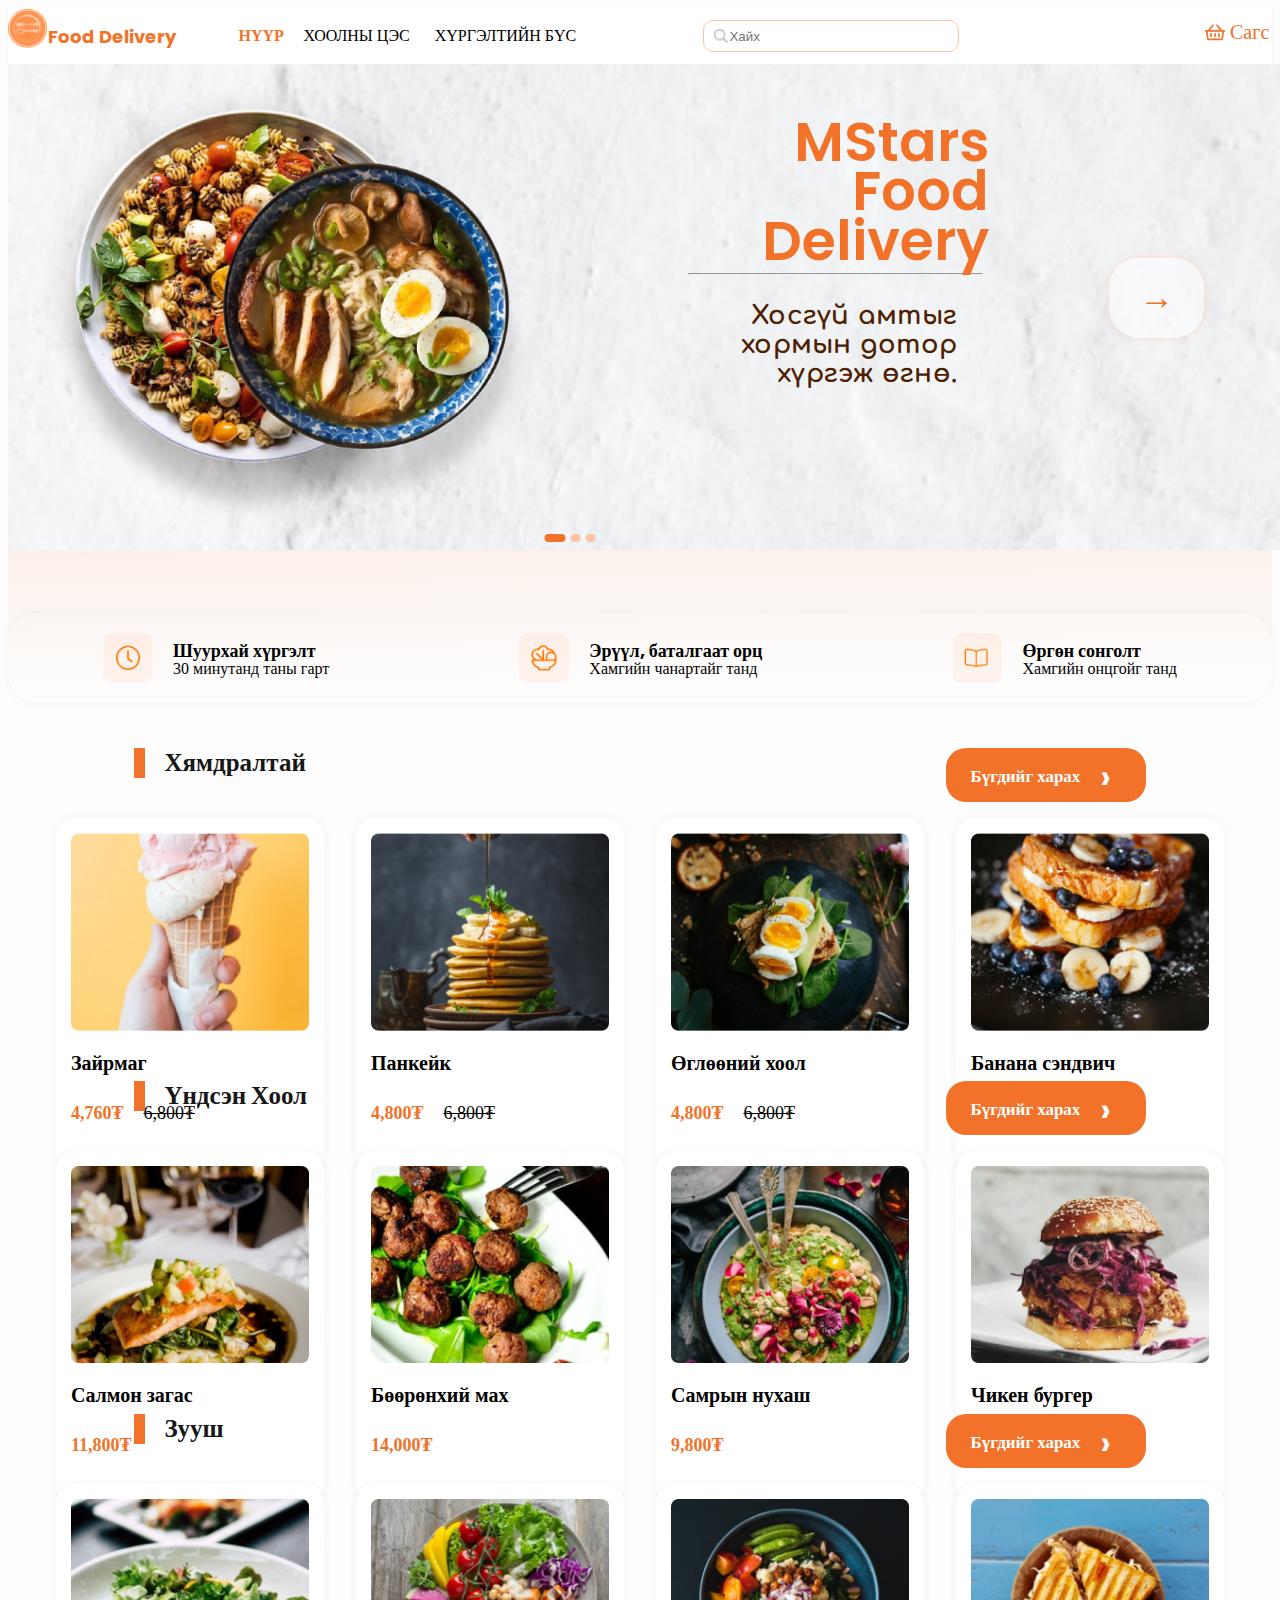
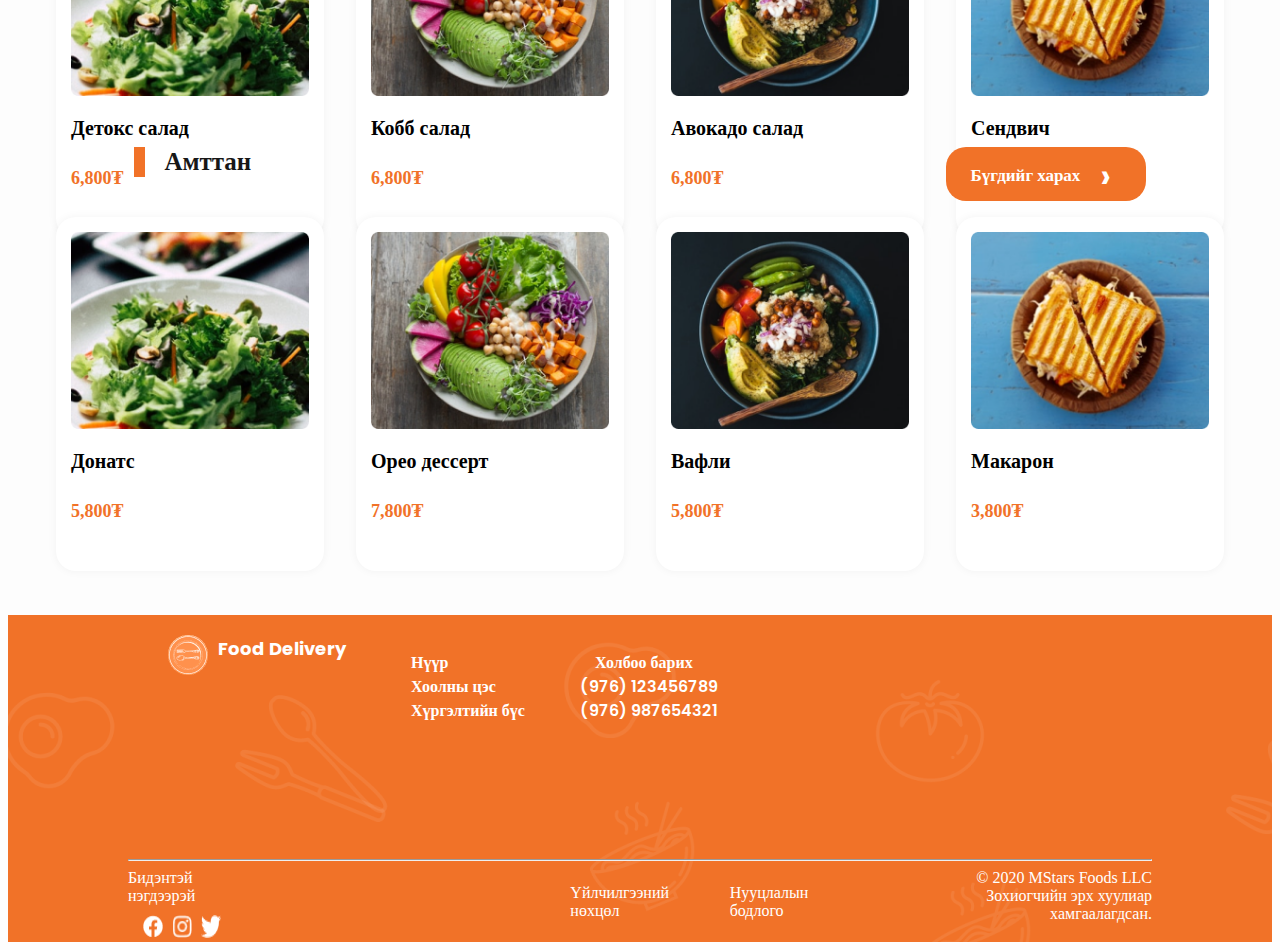
<file: index.html>
<!DOCTYPE html>
<html lang="en">
  <head>
    <meta charset="UTF-8" />
    <meta http-equiv="X-UA-Compatible" content="IE=edge" />
    <meta name="viewport" content="width=device-width, initial-scale=1.0" />
    <link rel="stylesheet" href="../css/main.css" />
    <link rel="stylesheet" href="../css/header.css" />
    <link rel="stylesheet" href="../css/footer.css" />
    <link rel="stylesheet" href="../css/banner.css" />
    <link rel="stylesheet" href="../css/menu.css" />
    <link rel="stylesheet" href="../css/center.css" />

    <link
      rel="stylesheet"
      href="https://cdnjs.cloudflare.com/ajax/libs/font-awesome/4.7.0/css/font-awesome.min.css"
    />

    <link rel="preconnect" href="https://fonts.googleapis.com" />
    <link rel="preconnect" href="https://fonts.gstatic.com" crossorigin />
    <link
      href="https://fonts.googleapis.com/css2?family=Comfortaa:wght@700&family=Poppins:wght@400;500;600;700&display=swap"
      rel="stylesheet"
    />
    <link rel="shortcut icon" href="./project_pics/logo.svg" />
    <link
      href="https://cdn.jsdelivr.net/npm/bootstrap@5.0.2/dist/css/bootstrap.min.css"
      rel="stylesheet"
      integrity="sha384-EVSTQN3/azprG1Anm3QDgpJLIm9Nao0Yz1ztcQTwFspd3yD65VohhpuuCOmLASjC"
      crossorigin="anonymous"
    />
    <script
      src="https://cdn.jsdelivr.net/npm/bootstrap@5.0.2/dist/js/bootstrap.bundle.min.js"
      integrity="sha384-MrcW6ZMFYlzcLA8Nl+NtUVF0sA7MsXsP1UyJoMp4YLEuNSfAP+JcXn/tWtIaxVXM"
      crossorigin="anonymous"
    ></script>
    <title>Mstars food delivery</title>
  </head>
  <body>
    <header class="contents">
      <!-- FOOD DELIVERY / HOME LOGO -->
      <div class="leftHead">
        <div class="listButton">
          <img src="./project_pics/moreBottom.svg" alt="" />
        </div>
      </div>
      <div class="title">
        <img src="../project_pics/header/iamage.png" alt="" />
        <h2 id="title">Food Delivery</h2>
      </div>
      <!-- MAIN MENU -->
      <ul class="menu">
        <a href="#"><li id="home">НҮҮР</li></a>
        <a href="./project/menu1.html"><li id="foodList">ХООЛНЫ ЦЭС</li></a>
        <a href="./project/deliveryZone.html"
          ><li id="deliveryZone">ХҮРГЭЛТИЙН БҮС</li></a
        >
      </ul>

      <!-- SEARCH BAR -->
      <div class="searchBar">
        <div class="searchSection">
          <input type="text" value="" placeholder="Хайх" />
        </div>
      </div>
      <!-- LOGIN/BASKET -->
      <div>
        <ul class="loginBasket">
          <a href="#">
            <li>
              <div class="tabletSearch">
                <img src="./project_pics/tabletSearch.svg" alt="" />
              </div>
            </li>
          </a>
          <a href="#" id="basket">
            <li>
              <img src="./project_pics/basket.svg" />
              <a
                class="btn"
                data-bs-toggle="offcanvas"
                href="#offcanvasExample"
                role="button"
                aria-controls="offcanvasExample"
              >
                Сагс
              </a>

              <div
                class="offcanvas offcanvas-end"
                tabindex="-1"
                id="offcanvasExample"
                aria-labelledby="offcanvasExampleLabel"
              >
                <div class="offcanvas-header">
                  <h5 class="offcanvas-title m-auto" id="offcanvasExampleLabel">
                    Таны сагс
                  </h5>
                  <button
                    type="button"
                    class="btn-close text-reset"
                    data-bs-dismiss="offcanvas"
                    aria-label="Close"
                  ></button>
                  <hr />
                </div>
                <div class="offcanvas-body">
                  <div class="ms-0">
                    <img src="./project_pics/offcanvas.svg" alt="" />
                  </div>
                  <div class="dropdown mt-3">
                    <ul
                      class="dropdown-menu"
                      aria-labelledby="dropdownMenuButton"
                    >
                      <li><a class="dropdown-item" href="#">Action</a></li>
                      <li>
                        <a class="dropdown-item" href="#">Another action</a>
                      </li>
                      <li>
                        <a class="dropdown-item" href="#"
                          >Something else here</a
                        >
                      </li>
                    </ul>
                  </div>
                </div>
              </div>
            </li>
          </a>
          <a href="./project/login.html">
            <li>
              <img src="./project_pics/user.svg" alt="" />
              <span> Нэвтрэх</span>
            </li>
          </a>
        </ul>
      </div>
    </header>
    <!-- BANNER -->
    <div class="banner1">
      <div class="bannerContent contents">
        <img src="../project_pics/meal pic.png" alt="" />
        <div class="mstarsFD">
          <h1 class="Mstars-title">MStars Food Delivery</h1>
          <hr />
          <p class="text">Хосгүй амтыг хормын дотор хүргэж өгнө.</p>
        </div>
        <div class="rightArrow">
          <span id="rightArrow"> &#8594;</span>
        </div>
      </div>
      <div class="slide">
        <img src="./project_pics/slide.svg" alt="" />
        <img src="./project_pics/slide2.svg" alt="" />
        <img src="./project_pics/slide2.svg" alt="" />
      </div>
    </div>
    <main>
      <div class="contents">
        <!-- FEATURES -->
        <div class="features">
          <div>
            <ul class="featuresList">
              <li id="delivery">
                <img src="../project_pics/delivery1.png" alt="" />
                <div>
                  <h3>Шуурхай хүргэлт</h3>
                  <span>30 минутанд таны гарт</span>
                </div>
              </li>
              <li id="healthy">
                <img src="../project_pics/delivery2.png" alt="" />
                <div>
                  <h3>Эрүүл, баталгаат орц</h3>
                  <span>Хамгийн чанартайг танд</span>
                </div>
              </li>
              <li id="choice">
                <img src="../project_pics/delivery3.png" alt="" />
                <div>
                  <h3>Өргөн сонголт</h3>
                  <span>Хамгийн онцгойг танд</span>
                </div>
              </li>
            </ul>
          </div>
        </div>
        <!-- SALE -->
        <div class="homeMenu">
          <div class="Menu">
            <div class="saleTitle">
              <div class="Title">
                <h2>Хямдралтай</h2>
              </div>
              <div class="seeMore">
                <span id="more"
                  >Бүгдийг харах <span id="icon">&#8250;</span></span
                >
              </div>
              <span id="tabletMore">
                <img src="./project_pics/tabletMore.svg" alt="" />
              </span>
            </div>
            <div class="menuPic">
              <div class="mealPic">
                <img
                  src="../project_pics/sale heseg/sale/unsplash_TLD6iCOlyb0.png"
                  alt=""
                />
                <h3>Зайрмаг</h3>

                <p>4,760₮ <span class="declined">6,800₮</span></p>
                <div></div>
              </div>
              <div class="mealPic">
                <img
                  src="../project_pics/sale heseg/sale/unsplash_eeqbbemH9-c.png"
                  alt=""
                />
                <h3>Панкейк</h3>
                <p>4,800₮ <span class="declined">6,800₮</span></p>
                <div></div>
              </div>
              <div class="mealPic">
                <img
                  src="../project_pics/sale heseg/sale/unsplash_fdlZBWIP0aM.png"
                  alt=""
                />
                <h3>Өглөөний хоол</h3>
                <p>4,800₮ <span class="declined">6,800₮</span></p>
                <div></div>
              </div>
              <div class="mealPic">
                <img src="../project_pics/sale heseg/sale/pic.png" alt="" />
                <h3>Банана сэндвич</h3>
                <p>4,800₮ <span class="declined">6,800₮</span></p>
                <div></div>
              </div>
            </div>
          </div>
          <!-- Үндсэн Хоол -->
          <div class="Menu">
            <div class="saleTitle">
              <div class="Title">
                <h2>Үндсэн Хоол</h2>
              </div>
              <div class="seeMore">
                <span id="more"
                  >Бүгдийг харах <span id="icon">&#8250;</span></span
                >
              </div>
              <span id="tabletMore">
                <img src="./project_pics/tabletMore.svg" alt="" />
              </span>
            </div>
            <div class="menuPic">
              <div class="mealPic">
                <img src="../project_pics/main menu/hool1.png" alt="" />
                <h3>Салмон загас</h3>
                <p>11,800₮</p>
              </div>
              <div class="mealPic">
                <img src="../project_pics/main menu/hool2.png" alt="" />
                <h3>Бөөрөнхий мах</h3>
                <p>14,000₮</p>
              </div>
              <div class="mealPic">
                <img src="../project_pics/main menu/hool3.png" alt="" />
                <h3>Самрын нухаш</h3>
                <p>9,800₮</p>
              </div>
              <div class="mealPic">
                <img src="../project_pics/main menu/hool4.png" alt="" />
                <h3>Чикен бургер</h3>
                <p>14,000₮</p>
              </div>
            </div>
          </div>

          <!-- Салад ба зууш -->

          <div class="Menu">
            <div class="saleTitle">
              <div class="Title">
                <h2>Зууш</h2>
              </div>
              <div class="seeMore">
                <span id="more"
                  >Бүгдийг харах <span id="icon">&#8250;</span></span
                >
              </div>
              <span id="tabletMore">
                <img src="./project_pics/tabletMore.svg" alt="" />
              </span>
            </div>
            <div class="menuPic">
              <div class="mealPic">
                <img src="../project_pics/salad /salad1.png" alt="" />
                <h3>Детокс салад</h3>
                <p>6,800₮</p>
              </div>
              <div class="mealPic">
                <img src="../project_pics/salad /salad2.png" alt="" />
                <h3>Кобб салад</h3>
                <p>6,800₮</p>
              </div>
              <div class="mealPic">
                <img src="../project_pics/salad /salad3.png" alt="" />
                <h3>Авокадо салад</h3>
                <p>6,800₮</p>
              </div>
              <div class="mealPic">
                <img src="../project_pics/salad /salad4.png" alt="" />
                <h3>Сендвич</h3>
                <p>4,800₮</p>
              </div>
            </div>
          </div>
          <!-- Амттан -->
          <div class="Menu">
            <div class="saleTitle">
              <div class="Title">
                <h2>Амттан</h2>
              </div>
              <div class="seeMore">
                <span id="more"
                  >Бүгдийг харах <span id="icon">&#8250;</span></span
                >
              </div>
              <span id="tabletMore">
                <img src="./project_pics/tabletMore.svg" alt="" />
              </span>
            </div>
            <div class="menuPic">
              <div class="mealPic">
                <img src="../project_pics/salad /salad1.png" alt="" />
                <h3>Донатс</h3>
                <p>5,800₮</p>
              </div>
              <div class="mealPic">
                <img src="../project_pics/salad /salad2.png" alt="" />
                <h3>Орео дессерт</h3>
                <p>7,800₮</p>
              </div>
              <div class="mealPic">
                <img src="../project_pics/salad /salad3.png" alt="" />
                <h3>Вафли</h3>
                <p>5,800₮</p>
              </div>
              <div class="mealPic">
                <img src="../project_pics/salad /salad4.png" alt="" />
                <h3>Макарон</h3>
                <p>3,800₮</p>
              </div>
            </div>
          </div>
        </div>
      </div>
    </main>
    <footer>
      <div class="contents footerContent">
        <div class="info">
          <!-- FOOD DELIVERY / HOME LOGO -->
          <div class="title">
            <img src="../project_pics/footer/logo.image.png" alt="" />
            <h2 id="footerTitle">Food Delivery</h2>
          </div>
          <!-- FOOTER MENU -->
          <div class="footerMenu">
            <ul>
              <li><a href="#">Нүүр</a></li>
              <li><a href="#">Хоолны цэс</a></li>
              <li><a href="./project/deliveryZone.html">Хүргэлтийн бүс</a></li>
            </ul>
          </div>
          <!-- CONTACT -->
          <div class="contact">
            <ul>
              <li><a href="#">Холбоо барих</a></li>
              <li>(976) 123456789</li>
              <li>(976) 987654321</li>
            </ul>
          </div>
        </div>
        <hr />
        <div class="bottom">
          <div class="social">
            Бидэнтэй нэгдээрэй
            <div class="img">
              <a href="#"
                ><img
                  src="../project_pics/footer/social logos/facebook.png"
                  alt=""
                />
              </a>
              <a href="#">
                <img
                  src="../project_pics/footer/social logos/instagram.png"
                  alt=""
                />
              </a>
              <a href="#">
                <img
                  src="../project_pics/footer/social logos/twitter.png"
                  alt=""
                />
              </a>
            </div>
          </div>
          <!-- copyright etc. -->
          <div class="last">
            <a href="#">Үйлчилгээний нөхцөл</a>
            <a href="#">Нууцлалын бодлого</a>
            <div class="copyright">
              © 2020 MStars Foods LLC
              <br />
              Зохиогчийн эрх хуулиар хамгаалагдсан.
            </div>
          </div>
        </div>
      </div>
    </footer>
  </body>
</html>
</file>
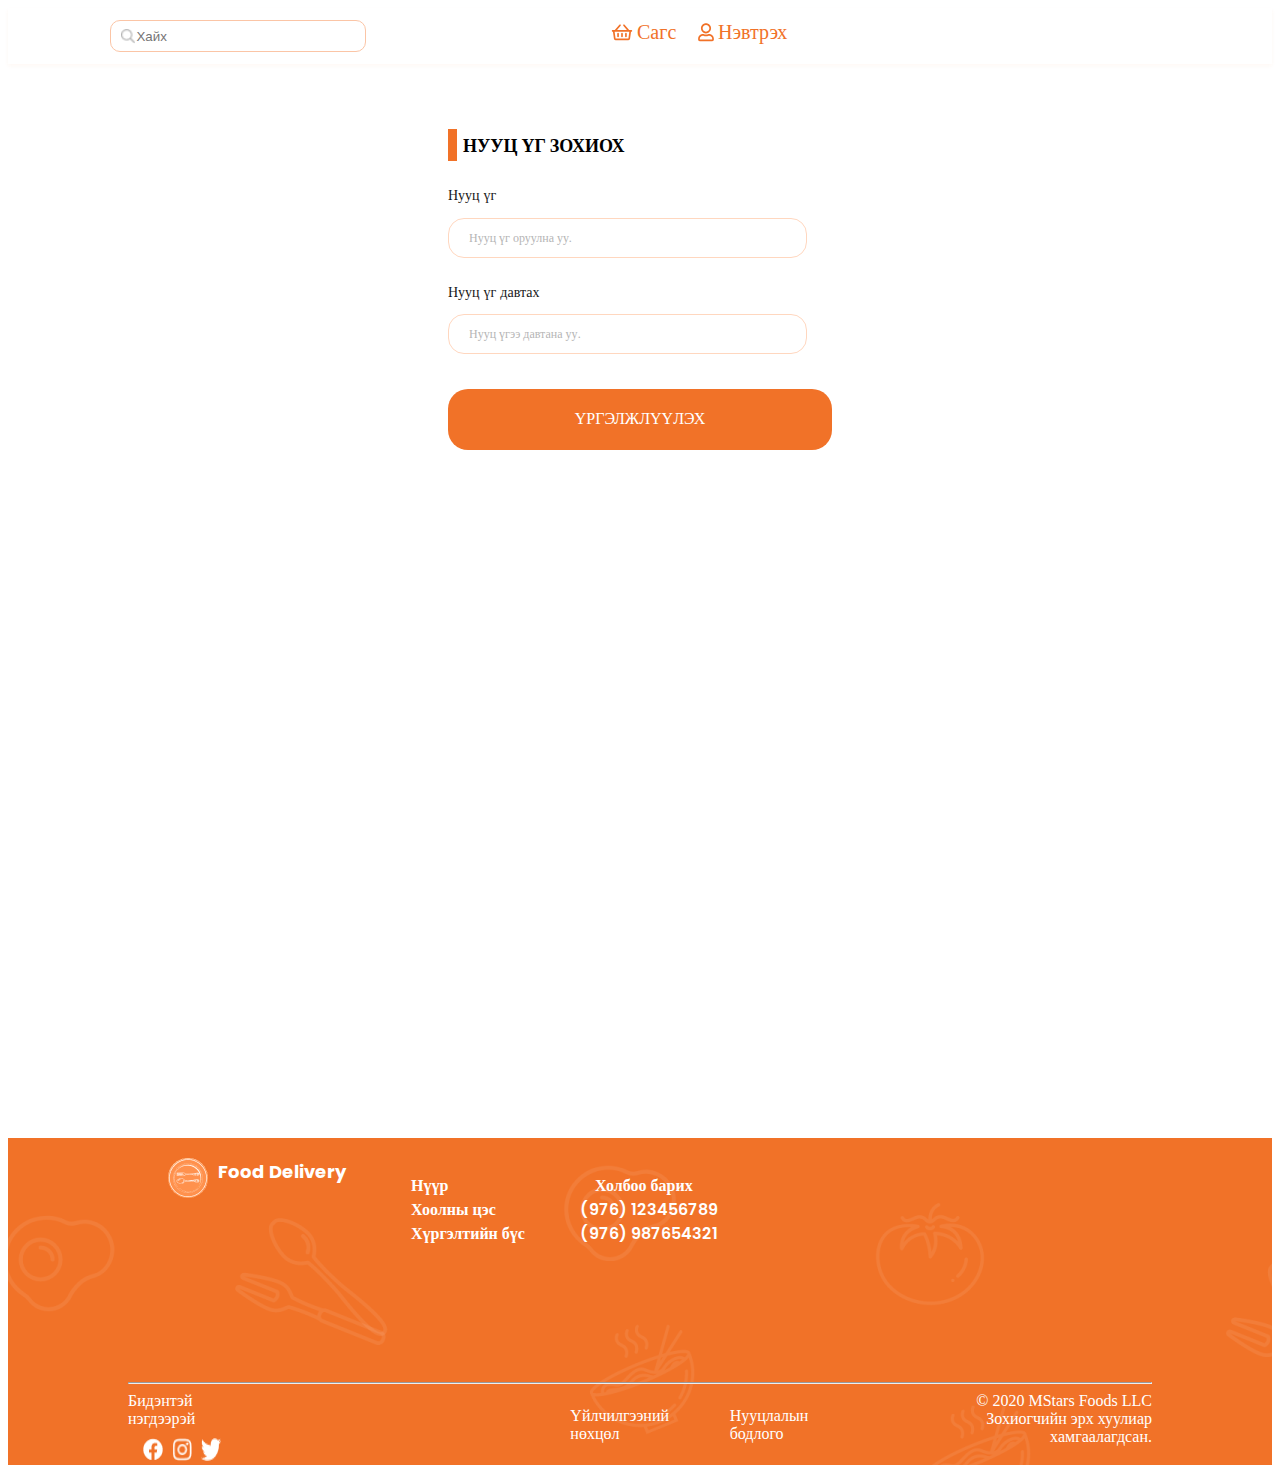
<file: project/createPass.html>
<!DOCTYPE html>
<html lang="en">
  <head>
    <meta charset="UTF-8" />
    <meta http-equiv="X-UA-Compatible" content="IE=edge" />
    <meta name="viewport" content="width=device-width, initial-scale=1.0" />
    <link rel="stylesheet" href="../css/userPro.css" />
    <link rel="stylesheet" href="../css/header.css" />
    <link rel="stylesheet" href="../css/footer.css" />
    <link rel="stylesheet" href="../css/signUp.css" />
    <link rel="stylesheet" href="../css/center.css" />
    <link rel="stylesheet" href="../css/login.css" />
    <link rel="stylesheet" href="../css/forgotPass.css" />
    <link rel="preconnect" href="https://fonts.googleapis.com" />
    <link rel="preconnect" href="https://fonts.gstatic.com" crossorigin />
    <link
      href="https://fonts.googleapis.com/css2?family=Poppins:wght@200&display=swap"
      rel="stylesheet"
    />
    <link
      href="https://fonts.googleapis.com/css2?family=Comfortaa:wght@300&display=swap"
      rel="stylesheet"
    />
    <link rel="shortcut icon" href="../project_pics/logo.svg" />
    <title>Forgot Password</title>
  </head>
  <body>
    <header class="contents">
      <!-- FOOD DELIVERY / HOME LOGO -->
      <div class="leftHead">
        <div class="title">
          <img src="../project_pics/header/iamage.png" alt="" />
        </div>
        <h2 id="title">Food Delivery</h2>
        <!-- MAIN MENU -->
        <ul class="menu">
          <a href="#"><li id="home">НҮҮР</li></a>
          <a href="./project/menu1.html"><li id="foodList">ХООЛНЫ ЦЭС</li></a>
          <a href="./project/deliveryZone.html"
            ><li id="deliveryZone">ХҮРГЭЛТИЙН БҮС</li></a
          >
        </ul>
      </div>
      <!-- SEARCH BAR -->
      <div class="searchBar">
        <div class="searchSection">
          <input type="text" value="" placeholder="Хайх" />
        </div>
      </div>
      <!-- LOGIN/BASKET -->
      <div>
        <ul class="loginBasket">
          <a href="#">
            <li>
              <div class="tabletSearch">
                <img src="../project_pics/tabletSearch.svg" alt="" />
              </div>
            </li>
          </a>
          <a href="#">
            <li>
              <img src="../project_pics/basket.svg" />
              <span>Сагс</span>
            </li>
          </a>
          <a href="./project/login.html">
            <li>
              <img src="../project_pics/user.svg" alt="" />
              <span> Нэвтрэх</span>
            </li>
          </a>
        </ul>
      </div>
    </header>
    <main>
      <div class="forgotPassword">
        <div class="forgotTitle">
          <h2>Нууц үг зохиох</h2>
        </div>

        <div class="email">
          <span>Нууц үг </span>
          <input type="text" value="Нууц үг оруулна уу." />
        </div>
        <div class="email">
          <span>Нууц үг давтах</span>
          <input type="text" value="Нууц үгээ давтана уу." />
        </div>
        <div class="entry">
          <button id="entry">Үргэлжлүүлэх</button>
        </div>
      </div>
    </main>
    <footer>
      <div class="contents">
        <div class="info">
          <!-- FOOD DELIVERY / HOME LOGO -->
          <div class="title">
            <img src="../project_pics/footer/logo.image.png" alt="" />
            <h2 id="footerTitle">Food Delivery</h2>
          </div>
          <!-- FOOTER MENU -->
          <div class="footerMenu">
            <ul>
              <li><a href="#">Нүүр</a></li>
              <li><a href="#">Хоолны цэс</a></li>
              <li><a href="#">Хүргэлтийн бүс</a></li>
            </ul>
          </div>
          <!-- CONTACT -->
          <div class="contact">
            <ul>
              <li><a href="#">Холбоо барих</a></li>
              <li>(976) 123456789</li>
              <li>(976) 987654321</li>
            </ul>
          </div>
        </div>
        <hr />
        <div class="bottom">
          <div class="social">
            Бидэнтэй нэгдээрэй
            <div class="img">
              <a href="#"
                ><img
                  src="../project_pics/footer/social logos/facebook.png"
                  alt=""
                />
              </a>
              <a href="#">
                <img
                  src="../project_pics/footer/social logos/instagram.png"
                  alt=""
                />
              </a>
              <a href="#">
                <img
                  src="../project_pics/footer/social logos/twitter.png"
                  alt=""
                />
              </a>
            </div>
          </div>
          <!-- copyright etc. -->
          <div class="last">
            <a href="#">Үйлчилгээний нөхцөл</a>
            <a href="#">Нууцлалын бодлого</a>
            <div class="copyright">
              © 2020 MStars Foods LLC
              <br />
              Зохиогчийн эрх хуулиар хамгаалагдсан.
            </div>
          </div>
        </div>
      </div>
    </footer>
  </body>
</html>
</file>
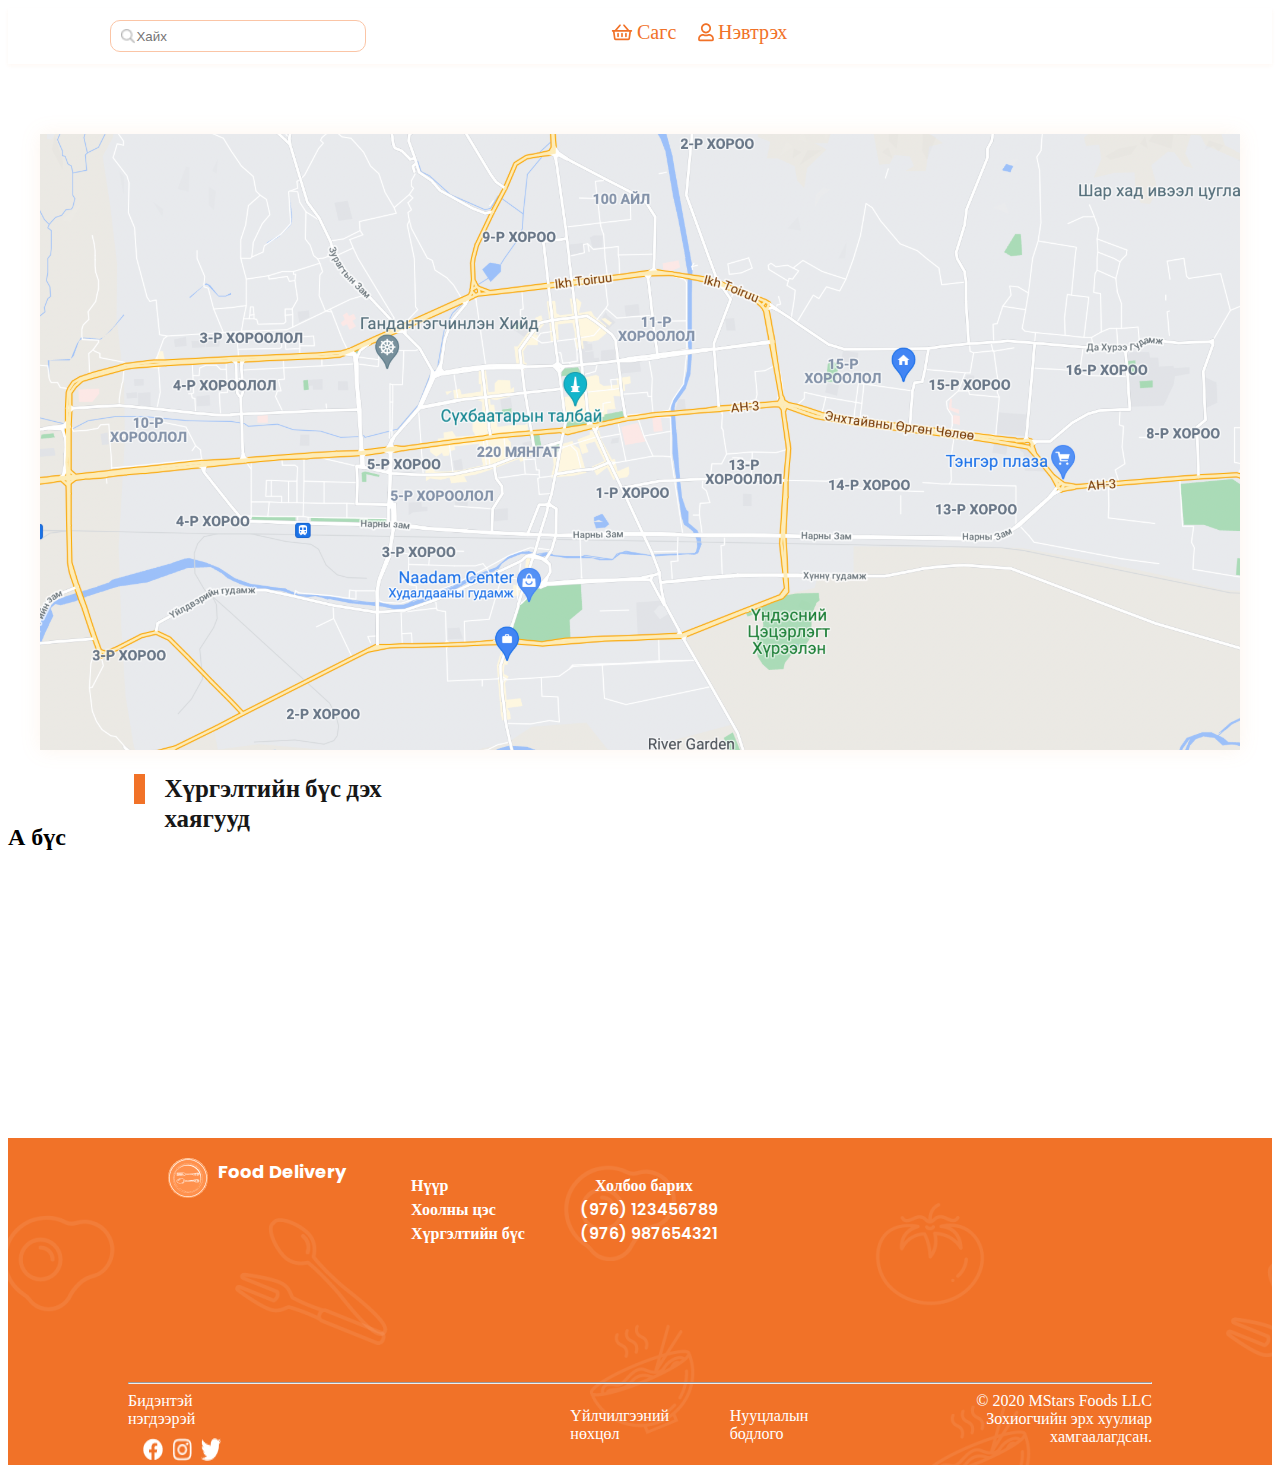
<file: project/deliveryZone.html>
<!DOCTYPE html>
<html lang="en">
  <head>
    <meta charset="UTF-8" />
    <meta http-equiv="X-UA-Compatible" content="IE=edge" />
    <meta name="viewport" content="width=device-width, initial-scale=1.0" />
    <link rel="stylesheet" href="../css/userPro.css" />
    <link rel="stylesheet" href="../css/header.css" />
    <link rel="stylesheet" href="../css/footer.css" />
    <link rel="stylesheet" href="../css/signUp.css" />
    <link rel="stylesheet" href="../css/center.css" />
    <link rel="stylesheet" href="../css/login.css" />
    <link rel="stylesheet" href="../css/forgotPass.css" />
    <link rel="stylesheet" href="../css/delivery.css" />
    <link rel="stylesheet" href="../css/menu.css" />
    <link rel="stylesheet" href="../css/center.css" />
    <link rel="preconnect" href="https://fonts.googleapis.com" />
    <link rel="preconnect" href="https://fonts.gstatic.com" crossorigin />
    <link
      href="https://fonts.googleapis.com/css2?family=Poppins:wght@200&display=swap"
      rel="stylesheet"
    />
    <link
      href="https://fonts.googleapis.com/css2?family=Comfortaa:wght@300&display=swap"
      rel="stylesheet"
    />
    <link rel="shortcut icon" href="../project_pics/logo.svg" />
    <title>Delivery Zone</title>
  </head>
  <body>
    <header class="contents">
      <!-- FOOD DELIVERY / HOME LOGO -->
      <div class="leftHead">
        <div class="title">
          <img src="../project_pics/header/iamage.png" alt="" />
        </div>
        <h2 id="title">Food Delivery</h2>
        <!-- MAIN MENU -->
        <ul class="menu">
          <a href="#"><li id="home">НҮҮР</li></a>
          <a href="./project/menu1.html"><li id="foodList">ХООЛНЫ ЦЭС</li></a>
          <a href="./project/deliveryZone.html"
            ><li id="deliveryZone">ХҮРГЭЛТИЙН БҮС</li></a
          >
        </ul>
      </div>
      <!-- SEARCH BAR -->
      <div class="searchBar">
        <div class="searchSection">
          <input type="text" value="" placeholder="Хайх" />
        </div>
      </div>
      <!-- LOGIN/BASKET -->
      <div>
        <ul class="loginBasket">
          <a href="#">
            <li>
              <div class="tabletSearch">
                <img src="../project_pics/tabletSearch.svg" alt="" />
              </div>
            </li>
          </a>
          <a href="#">
            <li>
              <img src="../project_pics/basket.svg" />
              <span>Сагс</span>
            </li>
          </a>
          <a href="./project/login.html">
            <li>
              <img src="../project_pics/user.svg" alt="" />
              <span> Нэвтрэх</span>
            </li>
          </a>
        </ul>
      </div>
    </header>
    <main class="contents">
      <div class="map">
        <img src="../project_pics/map.svg" alt="" />
      </div>
      <div class="deliveryMenu">
        <div class="saleTitle">
          <div class="Title">
            <h2>Хүргэлтийн бүс дэх хаягууд</h2>
          </div>
        </div>
        <div class="zone">
          <div class="zoneA">
            <h2>А бүс</h2>
          </div>
        </div>
      </div>
    </main>

    <footer>
      <div class="contents">
        <div class="info">
          <!-- FOOD DELIVERY / HOME LOGO -->
          <div class="title">
            <img src="../project_pics/footer/logo.image.png" alt="" />
            <h2 id="footerTitle">Food Delivery</h2>
          </div>
          <!-- FOOTER MENU -->
          <div class="footerMenu">
            <ul>
              <li><a href="#">Нүүр</a></li>
              <li><a href="#">Хоолны цэс</a></li>
              <li><a href="#">Хүргэлтийн бүс</a></li>
            </ul>
          </div>
          <!-- CONTACT -->
          <div class="contact">
            <ul>
              <li><a href="#">Холбоо барих</a></li>
              <li>(976) 123456789</li>
              <li>(976) 987654321</li>
            </ul>
          </div>
        </div>
        <hr />
        <div class="bottom">
          <div class="social">
            Бидэнтэй нэгдээрэй
            <div class="img">
              <a href="#"
                ><img
                  src="../project_pics/footer/social logos/facebook.png"
                  alt=""
                />
              </a>
              <a href="#">
                <img
                  src="../project_pics/footer/social logos/instagram.png"
                  alt=""
                />
              </a>
              <a href="#">
                <img
                  src="../project_pics/footer/social logos/twitter.png"
                  alt=""
                />
              </a>
            </div>
          </div>
          <!-- copyright etc. -->
          <div class="last">
            <a href="#">Үйлчилгээний нөхцөл</a>
            <a href="#">Нууцлалын бодлого</a>
            <div class="copyright">
              © 2020 MStars Foods LLC
              <br />
              Зохиогчийн эрх хуулиар хамгаалагдсан.
            </div>
          </div>
        </div>
      </div>
    </footer>
  </body>
</html>
</file>
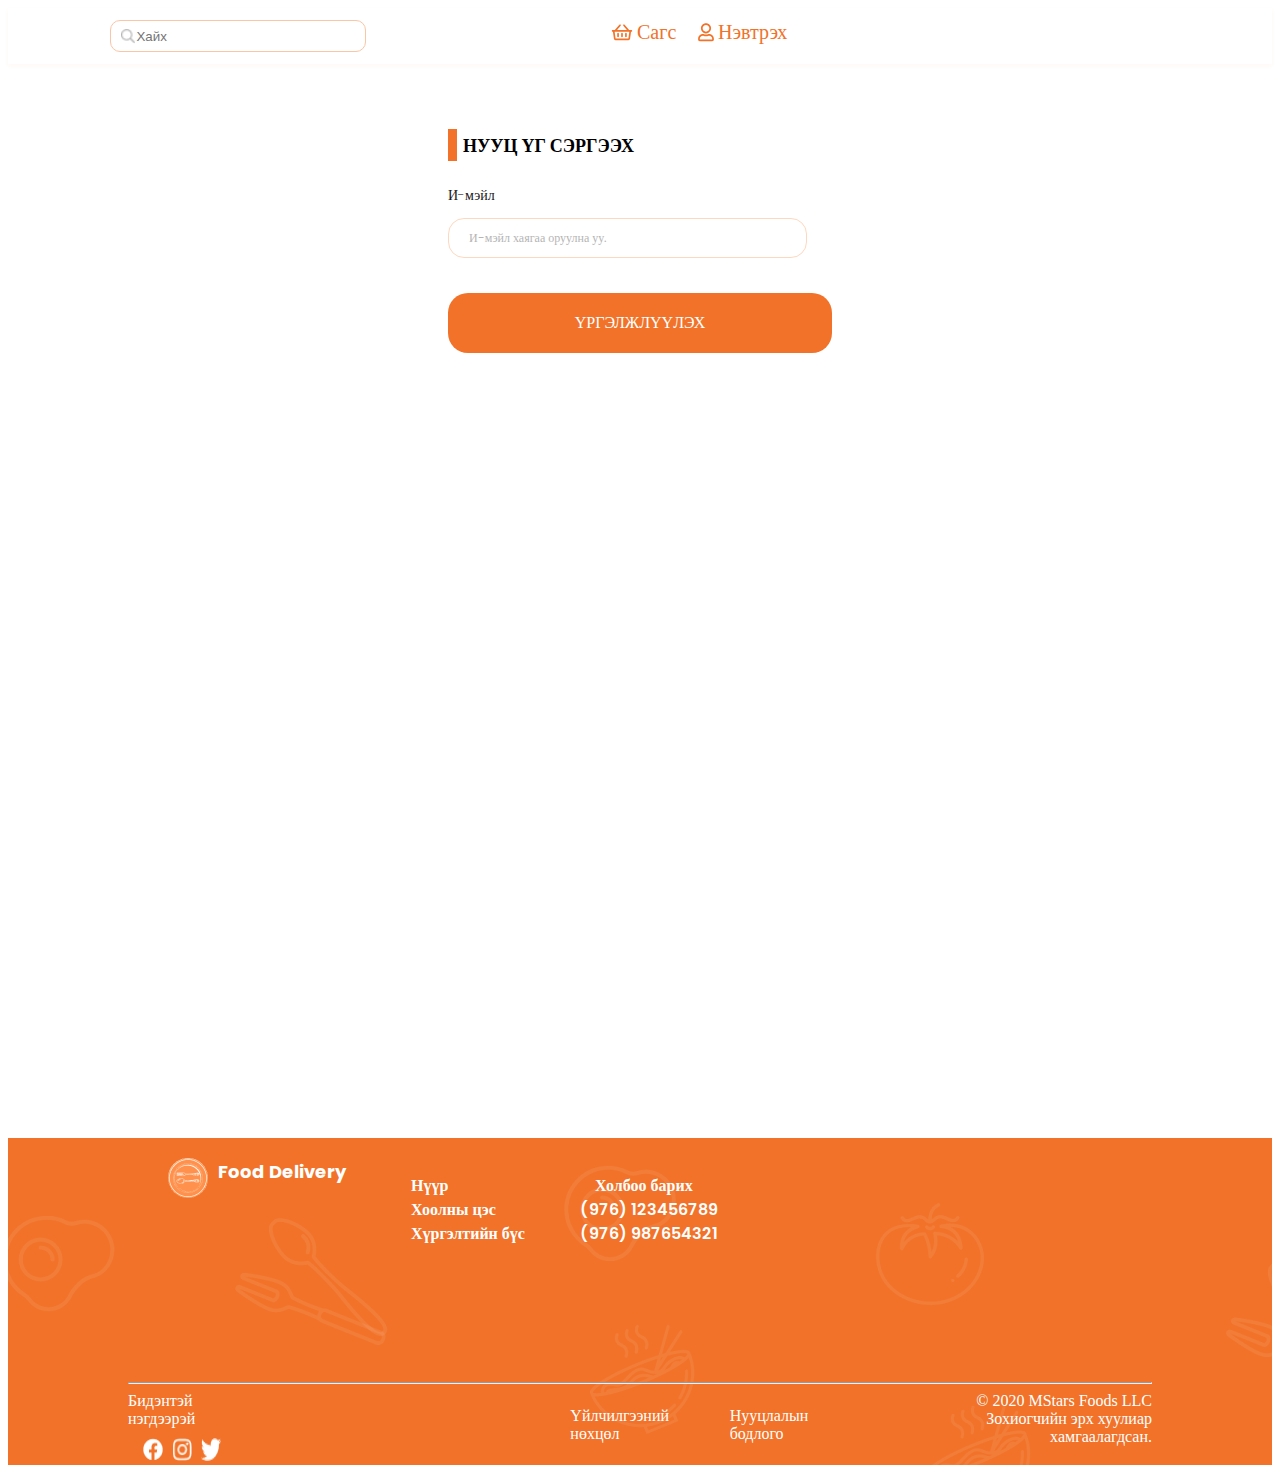
<file: project/forgotPass.html>
<!DOCTYPE html>
<html lang="en">
  <head>
    <meta charset="UTF-8" />
    <meta http-equiv="X-UA-Compatible" content="IE=edge" />
    <meta name="viewport" content="width=device-width, initial-scale=1.0" />
    <link rel="stylesheet" href="../css/userPro.css" />
    <link rel="stylesheet" href="../css/header.css" />
    <link rel="stylesheet" href="../css/footer.css" />
    <link rel="stylesheet" href="../css/signUp.css" />
    <link rel="stylesheet" href="../css/center.css" />
    <link rel="stylesheet" href="../css/login.css" />
    <link rel="stylesheet" href="../css/forgotPass.css" />
    <link rel="preconnect" href="https://fonts.googleapis.com" />
    <link rel="preconnect" href="https://fonts.gstatic.com" crossorigin />
    <link
      href="https://fonts.googleapis.com/css2?family=Poppins:wght@200&display=swap"
      rel="stylesheet"
    />
    <link
      href="https://fonts.googleapis.com/css2?family=Comfortaa:wght@300&display=swap"
      rel="stylesheet"
    />
    <link rel="shortcut icon" href="../project_pics/logo.svg" />
    <title>Forgot Password</title>
  </head>
  <body>
    <header class="contents">
      <!-- FOOD DELIVERY / HOME LOGO -->
      <div class="leftHead">
        <div class="title">
          <img src="../project_pics/header/iamage.png" alt="" />
        </div>
        <h2 id="title">Food Delivery</h2>
        <!-- MAIN MENU -->
        <ul class="menu">
          <a href="#"><li id="home">НҮҮР</li></a>
          <a href="./project/menu1.html"><li id="foodList">ХООЛНЫ ЦЭС</li></a>
          <a href="./project/deliveryZone.html"
            ><li id="deliveryZone">ХҮРГЭЛТИЙН БҮС</li></a
          >
        </ul>
      </div>
      <!-- SEARCH BAR -->
      <div class="searchBar">
        <div class="searchSection">
          <input type="text" value="" placeholder="Хайх" />
        </div>
      </div>
      <!-- LOGIN/BASKET -->
      <div>
        <ul class="loginBasket">
          <a href="#">
            <li>
              <div class="tabletSearch">
                <img src="../project_pics/tabletSearch.svg" alt="" />
              </div>
            </li>
          </a>
          <a href="#">
            <li>
              <img src="../project_pics/basket.svg" />
              <span>Сагс</span>
            </li>
          </a>
          <a href="./project/login.html">
            <li>
              <img src="../project_pics/user.svg" alt="" />
              <span> Нэвтрэх</span>
            </li>
          </a>
        </ul>
      </div>
    </header>
    <main>
      <div class="forgotPassword">
        <form action="#">
        <div class="forgotTitle">
          <h2>Нууц үг сэргээх</h2>
        </div>
        <div class="email">
          <span>И-мэйл </span>
          <input type="email" value="И-мэйл хаягаа оруулна уу. " />
        </div>
        <div class="entry">
          <a href="createPass.html">
          <button id="entry">Үргэлжлүүлэх</button>
        </a>
        </div>
      </div>
    </form>
    </main>
    <footer>
      <div class="contents">
        <div class="info">
          <!-- FOOD DELIVERY / HOME LOGO -->
          <div class="title">
            <img src="../project_pics/footer/logo.image.png" alt="" />
            <h2 id="footerTitle">Food Delivery</h2>
          </div>
          <!-- FOOTER MENU -->
          <div class="footerMenu">
            <ul>
              <li><a href="#">Нүүр</a></li>
              <li><a href="#">Хоолны цэс</a></li>
              <li><a href="#">Хүргэлтийн бүс</a></li>
            </ul>
          </div>
          <!-- CONTACT -->
          <div class="contact">
            <ul>
              <li><a href="#">Холбоо барих</a></li>
              <li>(976) 123456789</li>
              <li>(976) 987654321</li>
            </ul>
          </div>
        </div>
        <hr />
        <div class="bottom">
          <div class="social">
            Бидэнтэй нэгдээрэй
            <div class="img">
              <a href="#"
                ><img
                  src="../project_pics/footer/social logos/facebook.png"
                  alt=""
                />
              </a>
              <a href="#">
                <img
                  src="../project_pics/footer/social logos/instagram.png"
                  alt=""
                />
              </a>
              <a href="#">
                <img
                  src="../project_pics/footer/social logos/twitter.png"
                  alt=""
                />
              </a>
            </div>
          </div>
          <!-- copyright etc. -->
          <div class="last">
            <a href="#">Үйлчилгээний нөхцөл</a>
            <a href="#">Нууцлалын бодлого</a>
            <div class="copyright">
              © 2020 MStars Foods LLC
              <br />
              Зохиогчийн эрх хуулиар хамгаалагдсан.
            </div>
          </div>
        </div>
      </div>
    </footer>
  </body>
</html>
</file>
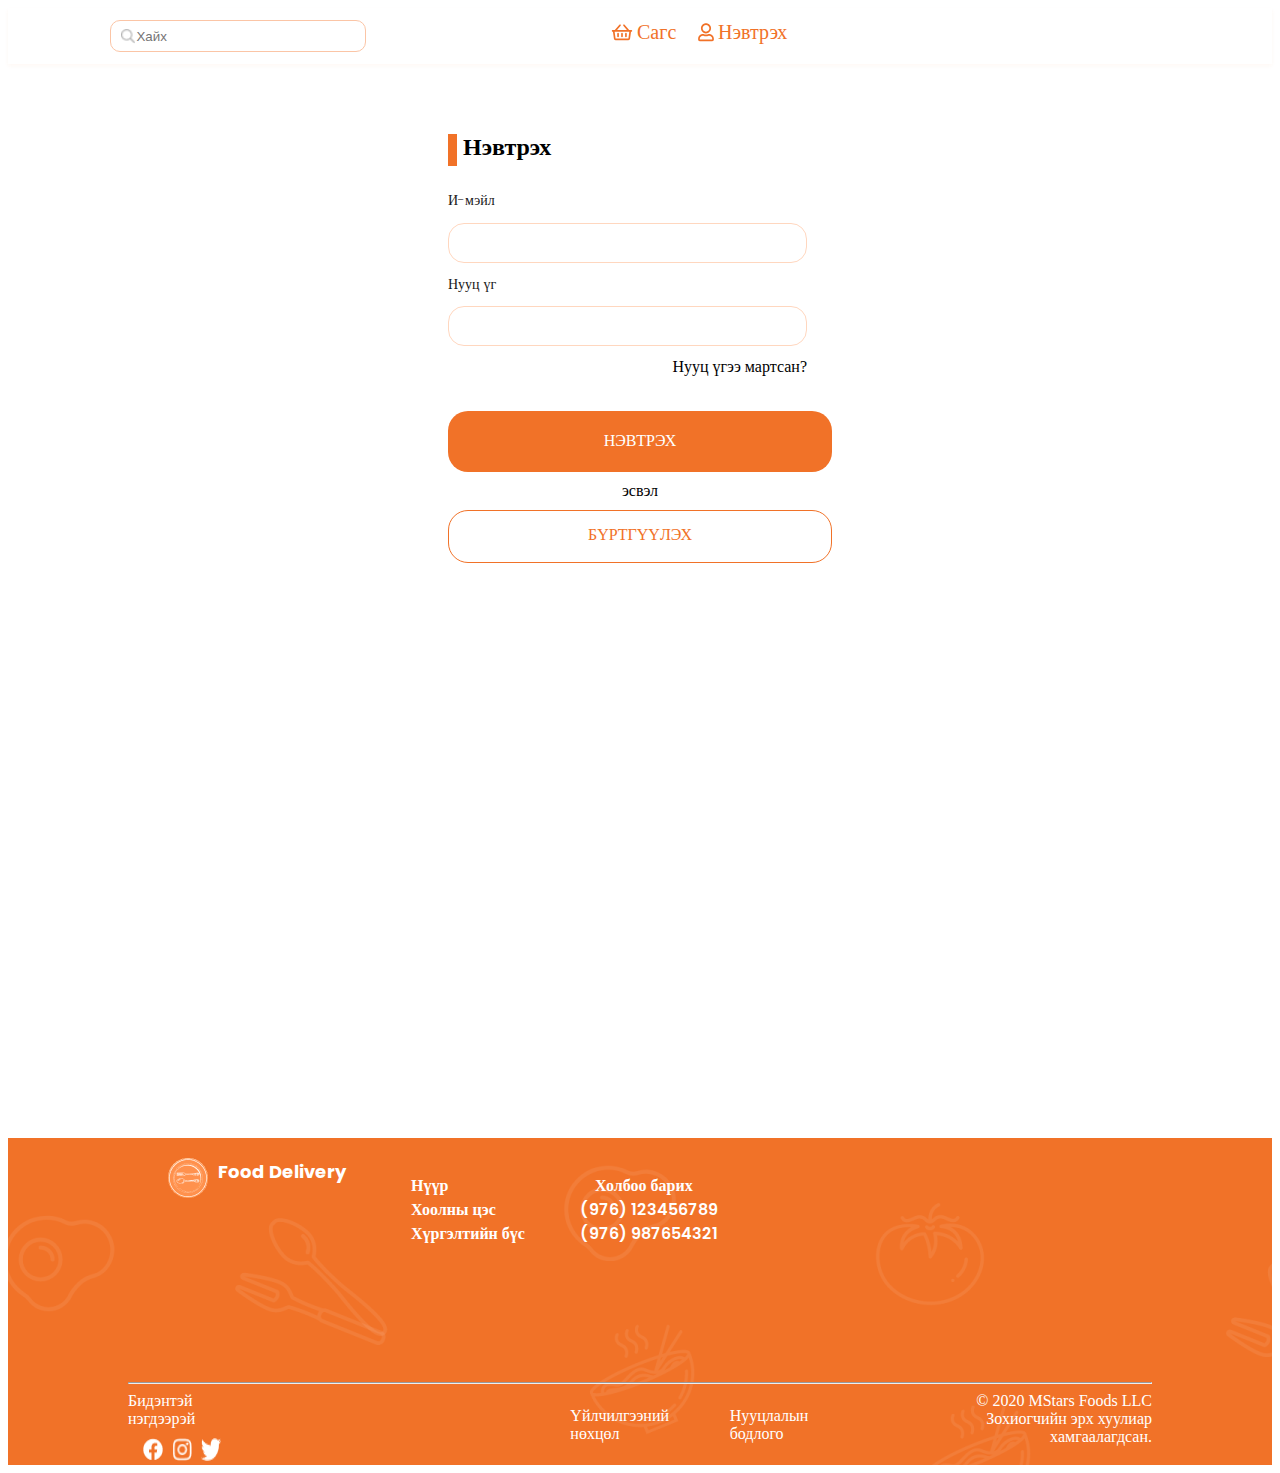
<file: project/login.html>
<!DOCTYPE html>
<html lang="en">
  <head>
    <meta charset="UTF-8" />
    <meta http-equiv="X-UA-Compatible" content="IE=edge" />
    <meta name="viewport" content="width=device-width, initial-scale=1.0" />
    <link rel="stylesheet" href="../css/userPro.css" />
    <link rel="stylesheet" href="../css/header.css" />
    <link rel="stylesheet" href="../css/footer.css" />
    <link rel="stylesheet" href="../css/signUp.css" />
    <link rel="stylesheet" href="../css/center.css" />
    <link rel="stylesheet" href="../css/login.css" />
    <link rel="stylesheet" href="../css/forgotPass.css" />
    <link rel="preconnect" href="https://fonts.googleapis.com" />
    <link rel="preconnect" href="https://fonts.gstatic.com" crossorigin />
    <link
      href="https://fonts.googleapis.com/css2?family=Poppins:wght@200&display=swap"
      rel="stylesheet"
    />
    <link
      href="https://fonts.googleapis.com/css2?family=Comfortaa:wght@300&display=swap"
      rel="stylesheet"
    />
    <link rel="shortcut icon" href="../project_pics/logo.svg" />
    <title>Login</title>
  </head>
  <body>
    <header class="contents">
      <!-- FOOD DELIVERY / HOME LOGO -->
      <div class="leftHead">
        <div class="title">
          <img src="../project_pics/header/iamage.png" alt="" />
        </div>
        <h2 id="title">Food Delivery</h2>
        <!-- MAIN MENU -->
        <ul class="menu">
          <a href="#"><li id="home">НҮҮР</li></a>
          <a href="./project/menu1.html"><li id="foodList">ХООЛНЫ ЦЭС</li></a>
          <a href="./project/deliveryZone.html"
            ><li id="deliveryZone">ХҮРГЭЛТИЙН БҮС</li></a
          >
        </ul>
      </div>
      <!-- SEARCH BAR -->
      <div class="searchBar">
        <div class="searchSection">
          <input type="text" value="" placeholder="Хайх" />
        </div>
      </div>
      <!-- LOGIN/BASKET -->
      <div>
        <ul class="loginBasket">
          <a href="#">
            <li>
              <div class="tabletSearch">
                <img src="../project_pics/tabletSearch.svg" alt="" />
              </div>
            </li>
          </a>
          <a href="#">
            <li>
              <img src="../project_pics/basket.svg" />
              <span>Сагс</span>
            </li>
          </a>
          <a href="./project/login.html">
            <li>
              <img src="../project_pics/user.svg" alt="" />
              <span> Нэвтрэх</span>
            </li>
          </a>
        </ul>
      </div>
    </header>

    <main>
      <form action="login" title="login">
      <div class="login">
        <div class="loginTitle">
          <h2>Нэвтрэх</h2>
        </div>
        <div class="email">
          <span>И-мэйл </span>
          <input type="email" />
          <span>Нууц үг</span>
          <input type="password"/>
        </div>
        <div class="forgotPass">
          <a href="./forgotPass.html">Нууц үгээ мартсан?</a>
        </div>
        <div class="entry">
          <button id="entry">Нэвтрэх</button>
        </div>
        <span id="or"> эсвэл</span>
        <div class="sign">
          <a href="./signUp.html">
          <input type="button" name="signUp" id="signUp" value="Бүртгүүлэх">
        </a>
        </div>
      </form>
      </div>
    </main>

    <footer>
      <div class="contents">
        <div class="info">
          <!-- FOOD DELIVERY / HOME LOGO -->
          <div class="title">
            <img src="../project_pics/footer/logo.image.png" alt="" />
            <h2 id="footerTitle">Food Delivery</h2>
          </div>
          <!-- FOOTER MENU -->
          <div class="footerMenu">
            <ul>
              <li><a href="#">Нүүр</a></li>
              <li><a href="#">Хоолны цэс</a></li>
              <li><a href="#">Хүргэлтийн бүс</a></li>
            </ul>
          </div>
          <!-- CONTACT -->
          <div class="contact">
            <ul>
              <li><a href="#">Холбоо барих</a></li>
              <li>(976) 123456789</li>
              <li>(976) 987654321</li>
            </ul>
          </div>
        </div>
        <hr />
        <div class="bottom">
          <div class="social">
            Бидэнтэй нэгдээрэй
            <div class="img">
              <a href="#"
                ><img
                  src="../project_pics/footer/social logos/facebook.png"
                  alt=""
                />
              </a>
              <a href="#">
                <img
                  src="../project_pics/footer/social logos/instagram.png"
                  alt=""
                />
              </a>
              <a href="#">
                <img
                  src="../project_pics/footer/social logos/twitter.png"
                  alt=""
                />
              </a>
            </div>
          </div>
          <!-- copyright etc. -->
          <div class="last">
            <a href="#">Үйлчилгээний нөхцөл</a>
            <a href="#">Нууцлалын бодлого</a>
            <div class="copyright">
              © 2020 MStars Foods LLC
              <br />
              Зохиогчийн эрх хуулиар хамгаалагдсан.
            </div>
          </div>
        </div>
      </div>
    </footer>
  </body>
</html>
</file>
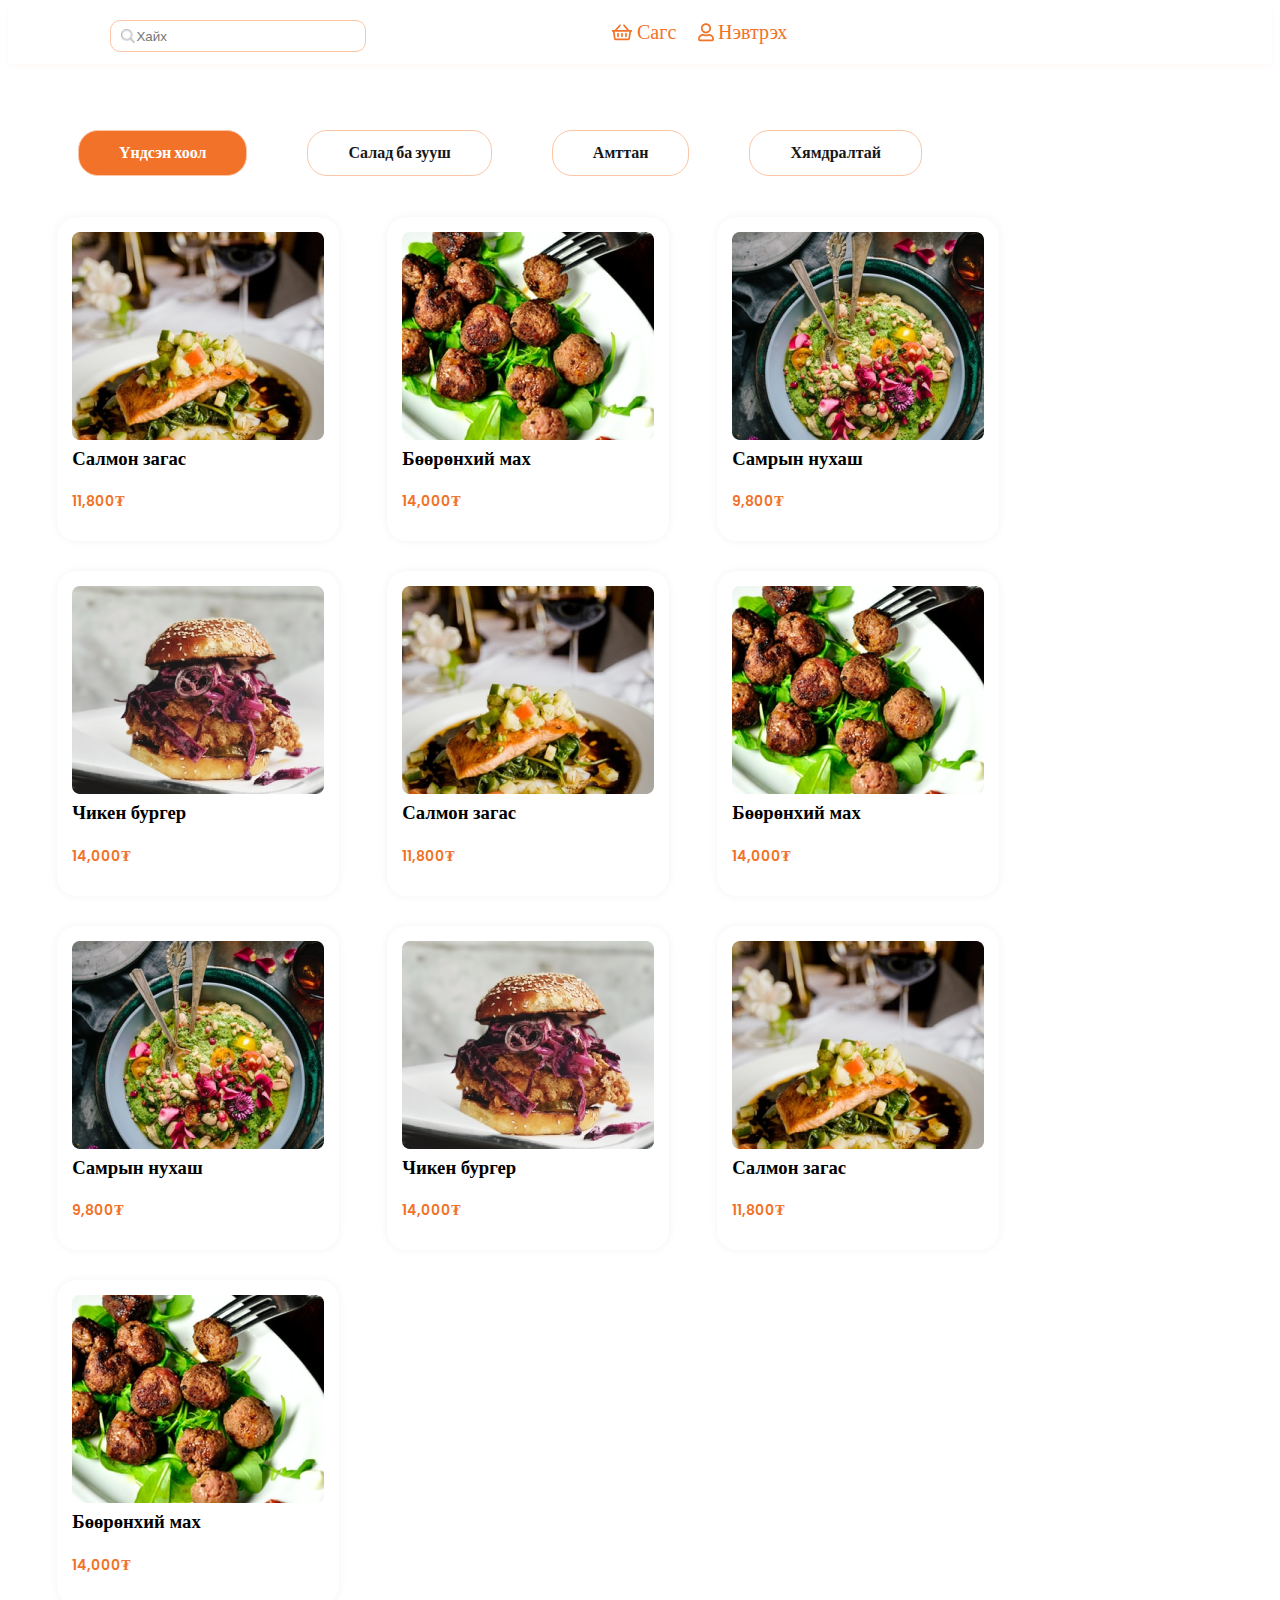
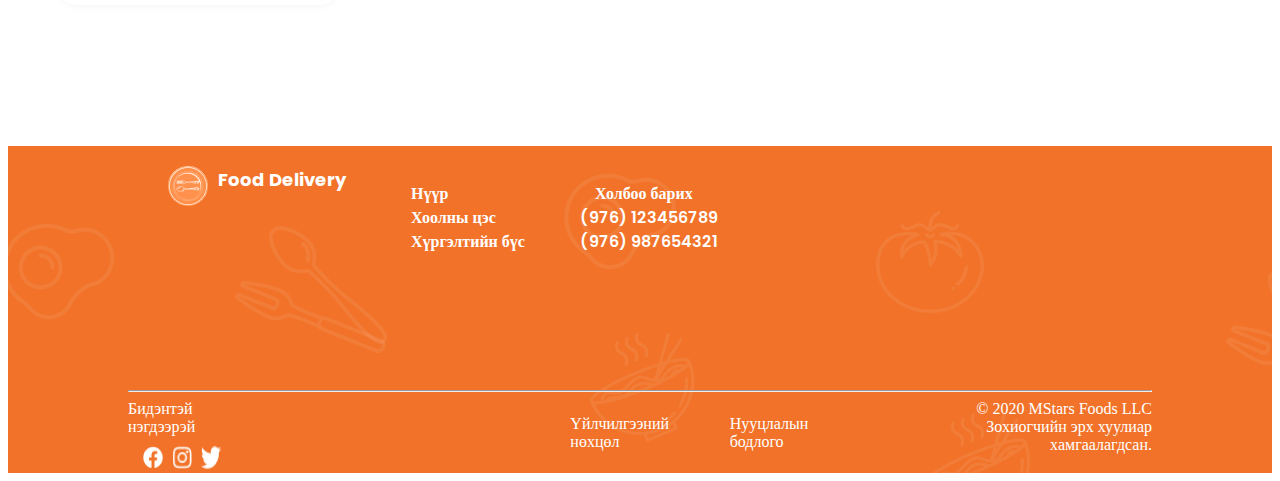
<file: project/menu1.html>
<!DOCTYPE html>
<html lang="en">
  <head>
    <meta charset="UTF-8" />
    <meta http-equiv="X-UA-Compatible" content="IE=edge" />
    <meta name="viewport" content="width=device-width, initial-scale=1.0" />
    <link rel="stylesheet" href="../css/userPro.css" />
    <link rel="stylesheet" href="../css/header.css" />
    <link rel="stylesheet" href="../css/footer.css" />
    <link rel="stylesheet" href="../css/signUp.css" />
    <link rel="stylesheet" href="../css/center.css" />
    <link rel="stylesheet" href="../css/login.css" />
    <link rel="stylesheet" href="../css/forgotPass.css" />
    <link rel="stylesheet" href="../css/menuPage.css" />
    <link rel="stylesheet" href="../css/menu.css" />
    <link rel="preconnect" href="https://fonts.googleapis.com" />
    <link rel="preconnect" href="https://fonts.gstatic.com" crossorigin />
    <link
      href="https://fonts.googleapis.com/css2?family=Poppins:wght@200&display=swap"
      rel="stylesheet"
    />
    <link
      href="https://fonts.googleapis.com/css2?family=Comfortaa:wght@300&display=swap"
      rel="stylesheet"
    />
    <link rel="shortcut icon" href="../project_pics/logo.svg" />
    <title>Menu</title>
  </head>
  <body>
    <header class="contents">
      <!-- FOOD DELIVERY / HOME LOGO -->
      <div class="leftHead">
        <div class="title">
          <img src="../project_pics/header/iamage.png" alt="" />
        </div>
        <h2 id="title">Food Delivery</h2>
        <!-- MAIN MENU -->
        <ul class="menu">
          <a href="#"><li id="home">НҮҮР</li></a>
          <a href="./project/menu1.html"><li id="foodList">ХООЛНЫ ЦЭС</li></a>
          <a href="./project/deliveryZone.html"
            ><li id="deliveryZone">ХҮРГЭЛТИЙН БҮС</li></a
          >
        </ul>
      </div>
      <!-- SEARCH BAR -->
      <div class="searchBar">
        <div class="searchSection">
          <input type="text" value="" placeholder="Хайх" />
        </div>
      </div>
      <!-- LOGIN/BASKET -->
      <div>
        <ul class="loginBasket">
          <a href="#">
            <li>
              <div class="tabletSearch">
                <img src="../project_pics/tabletSearch.svg" alt="" />
              </div>
            </li>
          </a>
          <a href="#">
            <li>
              <img src="../project_pics/basket.svg" />
              <span>Сагс</span>
            </li>
          </a>
          <a href="./project/login.html">
            <li>
              <img src="../project_pics/user.svg" alt="" />
              <span> Нэвтрэх</span>
            </li>
          </a>
        </ul>
      </div>
    </header>
    <main class="contents">
      <div class="foodTypes">
        <ul class="typeList">
          <li id="main">Үндсэн хоол</li>
          <li>Салад ба зууш</li>
          <li>Амттан</li>
          <li>Хямдралтай</li>
        </ul>
      </div>
      <div class="mainMenu">
        <div class="dish contents">
          <div class="dishPic">
            <img src="../project_pics/main menu/hool1.png" alt="" />
            <h3>Салмон загас</h3>
            <p>11,800₮</p>
          </div>
          <div class="dishPic">
            <img src="../project_pics/main menu/hool2.png" alt="" />
            <h3>Бөөрөнхий мах</h3>
            <p>14,000₮</p>
          </div>
          <div class="dishPic">
            <img src="../project_pics/main menu/hool3.png" alt="" />
            <h3>Самрын нухаш</h3>
            <p>9,800₮</p>
          </div>
          <div class="dishPic">
            <img src="../project_pics/main menu/hool4.png" alt="" />
            <h3>Чикен бургер</h3>
            <p>14,000₮</p>
          </div>

          <div class="dishPic">
            <img src="../project_pics/main menu/hool1.png" alt="" />
            <h3>Салмон загас</h3>
            <p>11,800₮</p>
          </div>
          <div class="dishPic">
            <img src="../project_pics/main menu/hool2.png" alt="" />
            <h3>Бөөрөнхий мах</h3>
            <p>14,000₮</p>
          </div>
          <div class="dishPic">
            <img src="../project_pics/main menu/hool3.png" alt="" />
            <h3>Самрын нухаш</h3>
            <p>9,800₮</p>
          </div>
          <div class="dishPic">
            <img src="../project_pics/main menu/hool4.png" alt="" />
            <h3>Чикен бургер</h3>
            <p>14,000₮</p>
          </div>

          <div class="dishPic">
            <img src="../project_pics/main menu/hool1.png" alt="" />
            <h3>Салмон загас</h3>
            <p>11,800₮</p>
          </div>
          <div class="dishPic">
            <img src="../project_pics/main menu/hool2.png" alt="" />
            <h3>Бөөрөнхий мах</h3>
            <p>14,000₮</p>
          </div>
        </div>
      </div>
    </main>
    <footer>
      <div class="contents">
        <div class="info">
          <!-- FOOD DELIVERY / HOME LOGO -->
          <div class="title">
            <img src="../project_pics/footer/logo.image.png" alt="" />
            <h2 id="footerTitle">Food Delivery</h2>
          </div>
          <!-- FOOTER MENU -->
          <div class="footerMenu">
            <ul>
              <li><a href="#">Нүүр</a></li>
              <li><a href="#">Хоолны цэс</a></li>
              <li><a href="#">Хүргэлтийн бүс</a></li>
            </ul>
          </div>
          <!-- CONTACT -->
          <div class="contact">
            <ul>
              <li><a href="#">Холбоо барих</a></li>
              <li>(976) 123456789</li>
              <li>(976) 987654321</li>
            </ul>
          </div>
        </div>
        <hr />
        <div class="bottom">
          <div class="social">
            Бидэнтэй нэгдээрэй
            <div class="img">
              <a href="#"
                ><img
                  src="../project_pics/footer/social logos/facebook.png"
                  alt=""
                />
              </a>
              <a href="#">
                <img
                  src="../project_pics/footer/social logos/instagram.png"
                  alt=""
                />
              </a>
              <a href="#">
                <img
                  src="../project_pics/footer/social logos/twitter.png"
                  alt=""
                />
              </a>
            </div>
          </div>
          <!-- copyright etc. -->
          <div class="last">
            <a href="#">Үйлчилгээний нөхцөл</a>
            <a href="#">Нууцлалын бодлого</a>
            <div class="copyright">
              © 2020 MStars Foods LLC
              <br />
              Зохиогчийн эрх хуулиар хамгаалагдсан.
            </div>
          </div>
        </div>
      </div>
    </footer>
  </body>
</html>
</file>
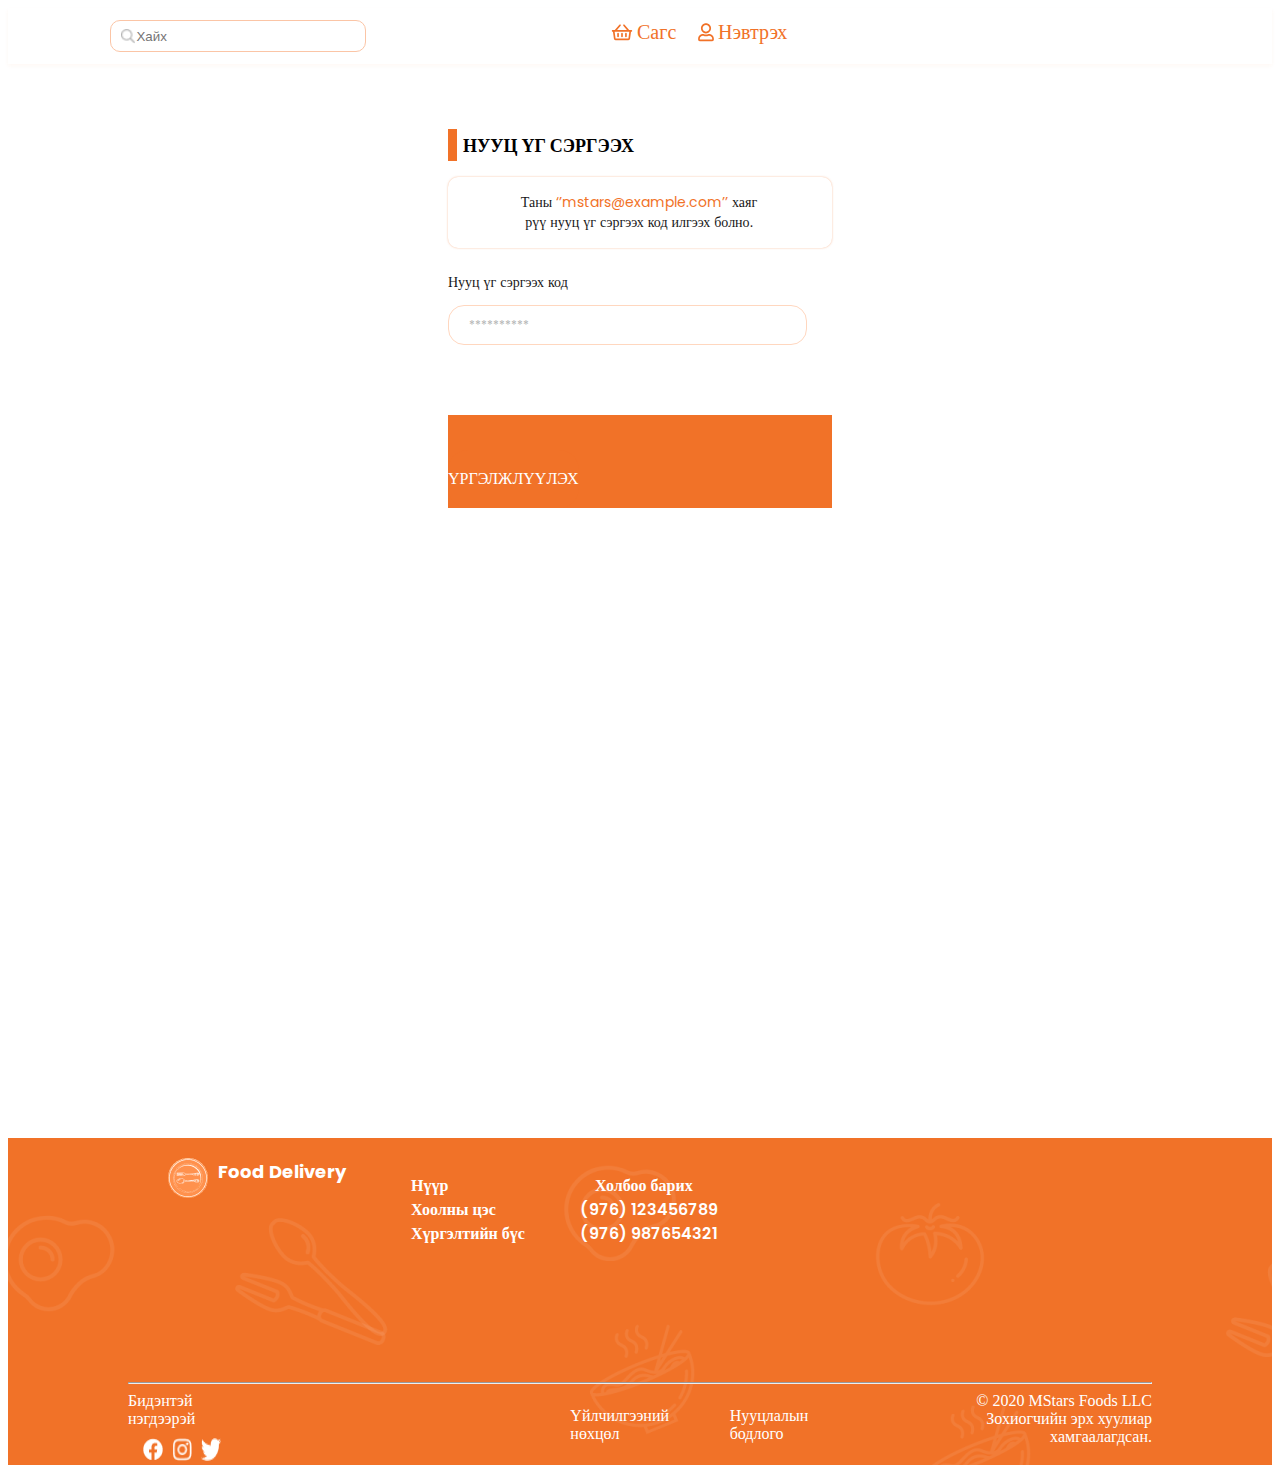
<file: project/sendCode.html>
<!DOCTYPE html>
<html lang="en">
  <head>
    <meta charset="UTF-8" />
    <meta http-equiv="X-UA-Compatible" content="IE=edge" />
    <meta name="viewport" content="width=device-width, initial-scale=1.0" />
    <link rel="stylesheet" href="../css/userPro.css" />
    <link rel="stylesheet" href="../css/header.css" />
    <link rel="stylesheet" href="../css/footer.css" />
    <link rel="stylesheet" href="../css/signUp.css" />
    <link rel="stylesheet" href="../css/center.css" />
    <link rel="stylesheet" href="../css/login.css" />
    <link rel="stylesheet" href="../css/forgotPass.css" />
    <link rel="preconnect" href="https://fonts.googleapis.com" />
    <link rel="preconnect" href="https://fonts.gstatic.com" crossorigin />
    <link
      href="https://fonts.googleapis.com/css2?family=Poppins:wght@200&display=swap"
      rel="stylesheet"
    />
    <link
      href="https://fonts.googleapis.com/css2?family=Comfortaa:wght@300&display=swap"
      rel="stylesheet"
    />
    <link rel="shortcut icon" href="../project_pics/logo.svg" />
    <title>Forgot Password</title>
  </head>
  <body>
    <header class="contents">
      <!-- FOOD DELIVERY / HOME LOGO -->
      <div class="leftHead">
        <div class="title">
          <img src="../project_pics/header/iamage.png" alt="" />
        </div>
        <h2 id="title">Food Delivery</h2>
        <!-- MAIN MENU -->
        <ul class="menu">
          <a href="#"><li id="home">НҮҮР</li></a>
          <a href="./project/menu1.html"><li id="foodList">ХООЛНЫ ЦЭС</li></a>
          <a href="./project/deliveryZone.html"
            ><li id="deliveryZone">ХҮРГЭЛТИЙН БҮС</li></a
          >
        </ul>
      </div>
      <!-- SEARCH BAR -->
      <div class="searchBar">
        <div class="searchSection">
          <input type="text" value="" placeholder="Хайх" />
        </div>
      </div>
      <!-- LOGIN/BASKET -->
      <div>
        <ul class="loginBasket">
          <a href="#">
            <li>
              <div class="tabletSearch">
                <img src="../project_pics/tabletSearch.svg" alt="" />
              </div>
            </li>
          </a>
          <a href="#">
            <li>
              <img src="../project_pics/basket.svg" />
              <span>Сагс</span>
            </li>
          </a>
          <a href="./project/login.html">
            <li>
              <img src="../project_pics/user.svg" alt="" />
              <span> Нэвтрэх</span>
            </li>
          </a>
        </ul>
      </div>
    </header>
    <main>
      <div class="forgotPassword">
        <div class="forgotTitle">
          <h2>Нууц үг сэргээх</h2>
        </div>
        <div class="alert">
          <p>
            Таны <span> ‘’mstars@example.com’’</span> хаяг <br />
            рүү нууц үг сэргээх код илгээх болно.
          </p>
        </div>
        <div class="email">
          <span>Нууц үг сэргээх код </span>
          <input type="text" value="********** " />
        </div>
        <a href="#" id="entry" style="margin-top: 70px">
          <div class="entry">Үргэлжлүүлэх</div>
        </a>
      </div>
    </main>
    <footer>
      <div class="contents">
        <div class="info">
          <!-- FOOD DELIVERY / HOME LOGO -->
          <div class="title">
            <img src="../project_pics/footer/logo.image.png" alt="" />
            <h2 id="footerTitle">Food Delivery</h2>
          </div>
          <!-- FOOTER MENU -->
          <div class="footerMenu">
            <ul>
              <li><a href="#">Нүүр</a></li>
              <li><a href="#">Хоолны цэс</a></li>
              <li><a href="#">Хүргэлтийн бүс</a></li>
            </ul>
          </div>
          <!-- CONTACT -->
          <div class="contact">
            <ul>
              <li><a href="#">Холбоо барих</a></li>
              <li>(976) 123456789</li>
              <li>(976) 987654321</li>
            </ul>
          </div>
        </div>
        <hr />
        <div class="bottom">
          <div class="social">
            Бидэнтэй нэгдээрэй
            <div class="img">
              <a href="#"
                ><img
                  src="../project_pics/footer/social logos/facebook.png"
                  alt=""
                />
              </a>
              <a href="#">
                <img
                  src="../project_pics/footer/social logos/instagram.png"
                  alt=""
                />
              </a>
              <a href="#">
                <img
                  src="../project_pics/footer/social logos/twitter.png"
                  alt=""
                />
              </a>
            </div>
          </div>
          <!-- copyright etc. -->
          <div class="last">
            <a href="#">Үйлчилгээний нөхцөл</a>
            <a href="#">Нууцлалын бодлого</a>
            <div class="copyright">
              © 2020 MStars Foods LLC
              <br />
              Зохиогчийн эрх хуулиар хамгаалагдсан.
            </div>
          </div>
        </div>
      </div>
    </footer>
  </body>
</html>
</file>
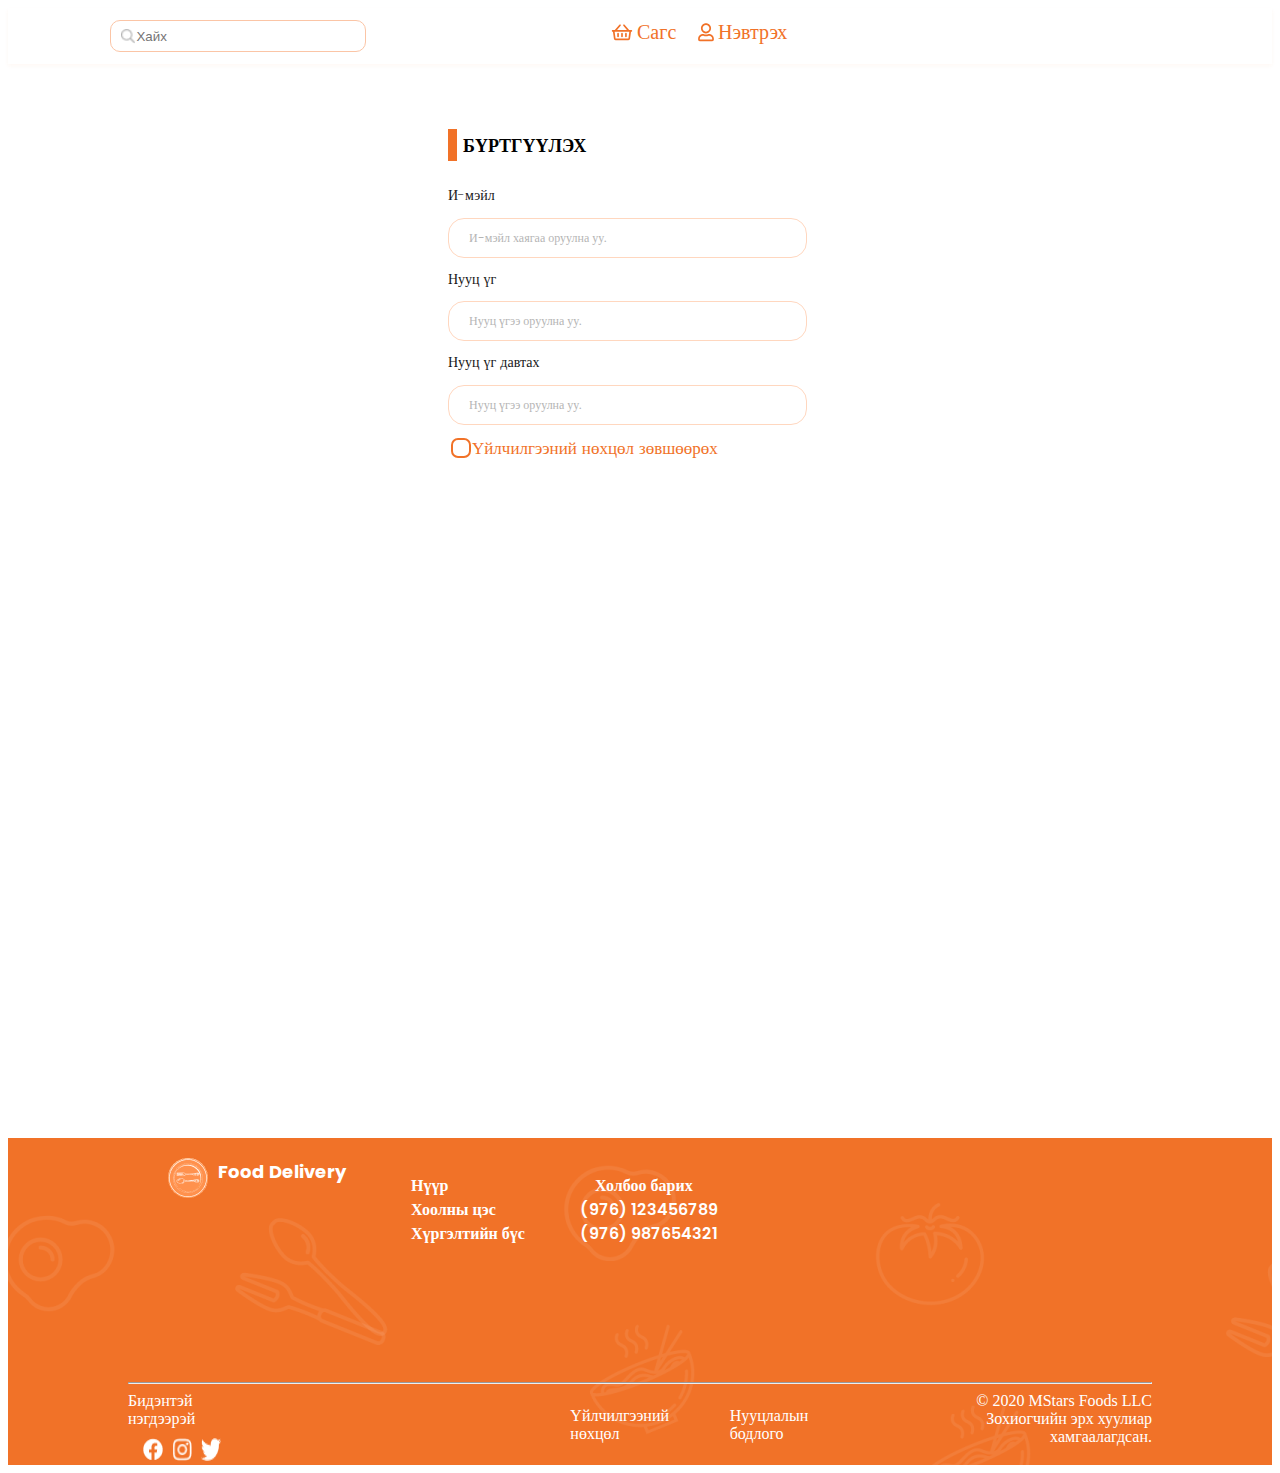
<file: project/signUp.html>
<!DOCTYPE html>
<html lang="en">
  <head>
    <meta charset="UTF-8" />
    <meta http-equiv="X-UA-Compatible" content="IE=edge" />
    <meta name="viewport" content="width=device-width, initial-scale=1.0" />
    <link rel="stylesheet" href="../css/userPro.css" />
    <link rel="stylesheet" href="../css/header.css" />
    <link rel="stylesheet" href="../css/footer.css" />
    <link rel="stylesheet" href="../css/signUp.css" />
    <link rel="stylesheet" href="../css/center.css" />
    <link rel="stylesheet" href="../css/login.css" />
    <link rel="stylesheet" href="../css/forgotPass.css" />
    <link rel="preconnect" href="https://fonts.googleapis.com" />
    <link rel="preconnect" href="https://fonts.gstatic.com" crossorigin />
    <link
      href="https://fonts.googleapis.com/css2?family=Poppins:wght@200&display=swap"
      rel="stylesheet"
    />
    <link
      href="https://fonts.googleapis.com/css2?family=Comfortaa:wght@300&display=swap"
      rel="stylesheet"
    />
    <link rel="shortcut icon" href="../project_pics/logo.svg" />
    <title>Sign up</title>
  </head>
  <body>
    <header class="contents">
      <!-- FOOD DELIVERY / HOME LOGO -->
      <div class="leftHead">
        <div class="title">
          <img src="../project_pics/header/iamage.png" alt="" />
        </div>
        <h2 id="title">Food Delivery</h2>
        <!-- MAIN MENU -->
        <ul class="menu">
          <a href="#"><li id="home">НҮҮР</li></a>
          <a href="./project/menu1.html"><li id="foodList">ХООЛНЫ ЦЭС</li></a>
          <a href="./project/deliveryZone.html"
            ><li id="deliveryZone">ХҮРГЭЛТИЙН БҮС</li></a
          >
        </ul>
      </div>
      <!-- SEARCH BAR -->
      <div class="searchBar">
        <div class="searchSection">
          <input type="text" value="" placeholder="Хайх" />
        </div>
      </div>
      <!-- LOGIN/BASKET -->
      <div>
        <ul class="loginBasket">
          <a href="#">
            <li>
              <div class="tabletSearch">
                <img src="../project_pics/tabletSearch.svg" alt="" />
              </div>
            </li>
          </a>
          <a href="#">
            <li>
              <img src="../project_pics/basket.svg" />
              <span>Сагс</span>
            </li>
          </a>
          <a href="./project/login.html">
            <li>
              <img src="../project_pics/user.svg" alt="" />
              <span> Нэвтрэх</span>
            </li>
          </a>
        </ul>
      </div>
    </header>
    <main>
      <div class="signUp">
        <div class="signTitle">
          <h2>Бүртгүүлэх</h2>
        </div>
        <div class="email">
          <span>И-мэйл </span>
          <input type="text" value="И-мэйл хаягаа оруулна уу. " />
          <span>Нууц үг</span>
          <input type="text" value="Нууц үгээ оруулна уу." />
          <span>Нууц үг давтах</span>
          <input type="text" value="Нууц үгээ оруулна уу." />
        </div>
        <div class="condition">
          <input
            type="radio"
            name="Үйлчилгээний нөхцөл зөвшөөрөх"
            id="condition"
            value="Үйлчилгээний нөхцөл зөвшөөрөх"
          />
          <span>Үйлчилгээний нөхцөл зөвшөөрөх</span>
        </div>
      </div>
    </main>
    <footer>
      <div class="contents">
        <div class="info">
          <!-- FOOD DELIVERY / HOME LOGO -->
          <div class="title">
            <img src="../project_pics/footer/logo.image.png" alt="" />
            <h2 id="footerTitle">Food Delivery</h2>
          </div>
          <!-- FOOTER MENU -->
          <div class="footerMenu">
            <ul>
              <li><a href="#">Нүүр</a></li>
              <li><a href="#">Хоолны цэс</a></li>
              <li><a href="#">Хүргэлтийн бүс</a></li>
            </ul>
          </div>
          <!-- CONTACT -->
          <div class="contact">
            <ul>
              <li><a href="#">Холбоо барих</a></li>
              <li>(976) 123456789</li>
              <li>(976) 987654321</li>
            </ul>
          </div>
        </div>
        <hr />
        <div class="bottom">
          <div class="social">
            Бидэнтэй нэгдээрэй
            <div class="img">
              <a href="#"
                ><img
                  src="../project_pics/footer/social logos/facebook.png"
                  alt=""
                />
              </a>
              <a href="#">
                <img
                  src="../project_pics/footer/social logos/instagram.png"
                  alt=""
                />
              </a>
              <a href="#">
                <img
                  src="../project_pics/footer/social logos/twitter.png"
                  alt=""
                />
              </a>
            </div>
          </div>
          <!-- copyright etc. -->
          <div class="last">
            <a href="#">Үйлчилгээний нөхцөл</a>
            <a href="#">Нууцлалын бодлого</a>
            <div class="copyright">
              © 2020 MStars Foods LLC
              <br />
              Зохиогчийн эрх хуулиар хамгаалагдсан.
            </div>
          </div>
        </div>
      </div>
    </footer>
  </body>
</html>
</file>
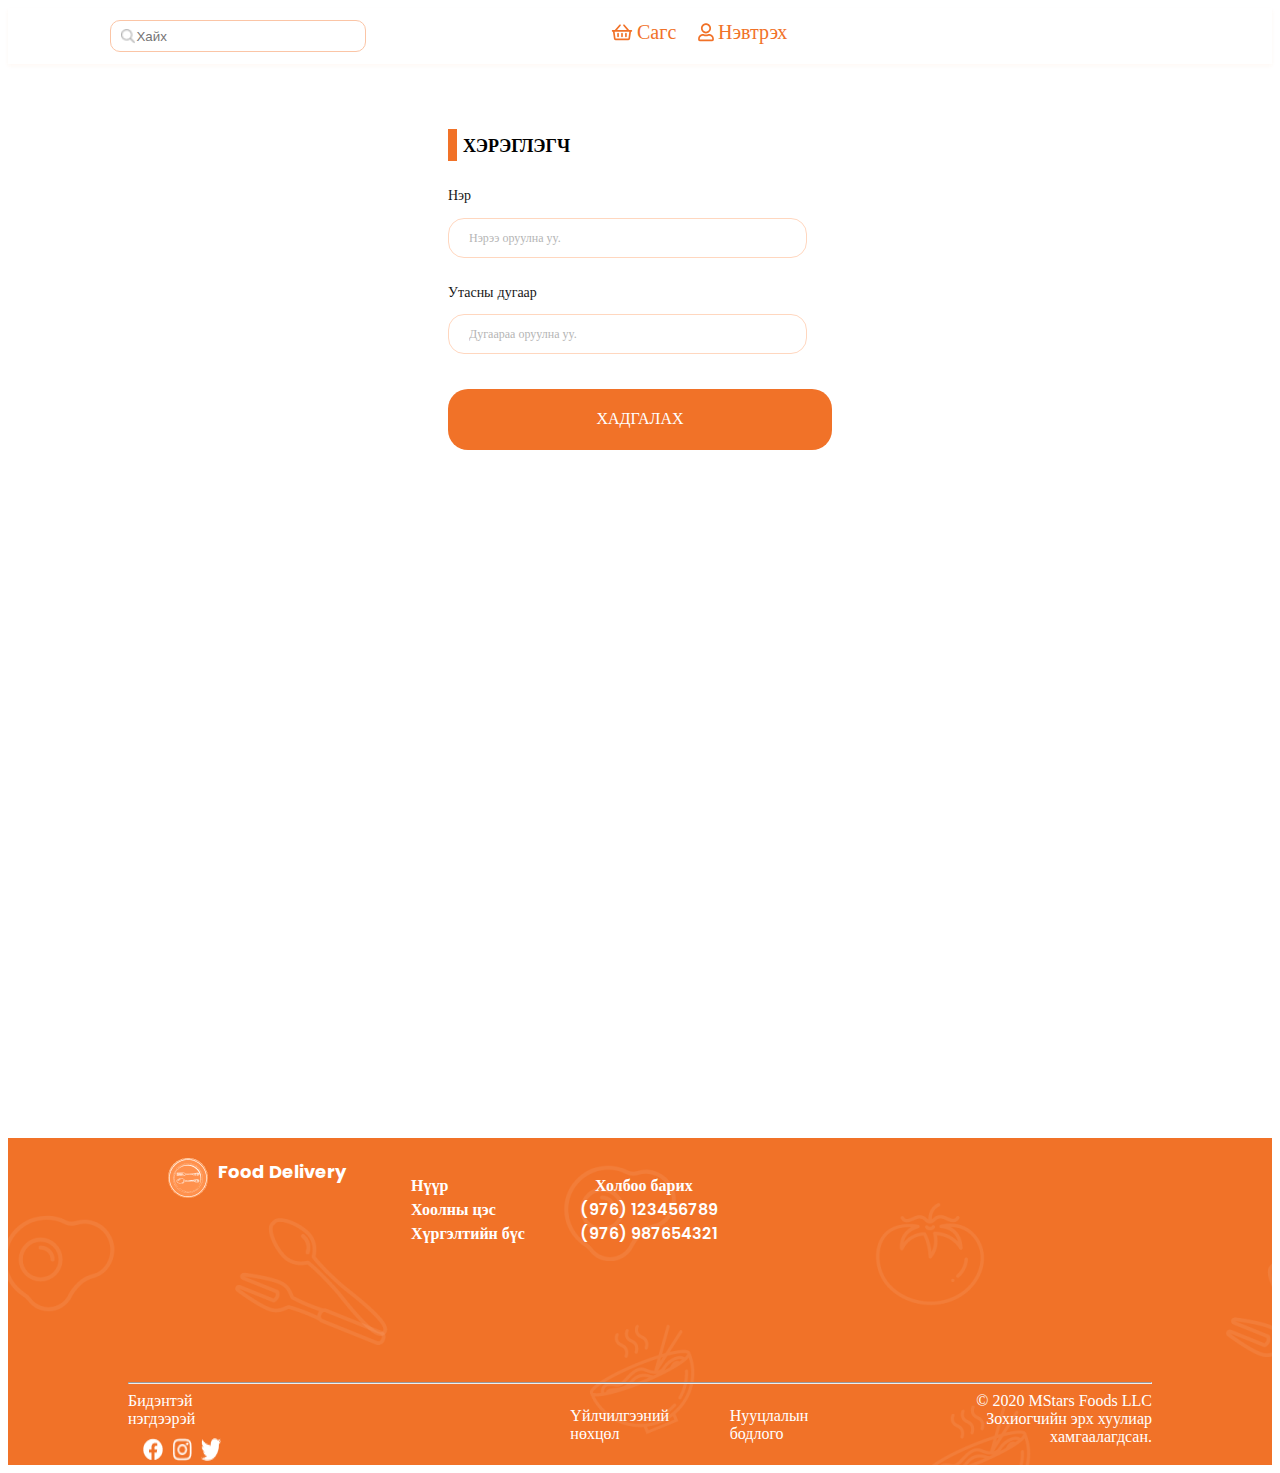
<file: project/user.html>
<!DOCTYPE html>
<html lang="en">
  <head>
    <meta charset="UTF-8" />
    <meta http-equiv="X-UA-Compatible" content="IE=edge" />
    <meta name="viewport" content="width=device-width, initial-scale=1.0" />
    <link rel="stylesheet" href="../css/userPro.css" />
    <link rel="stylesheet" href="../css/header.css" />
    <link rel="stylesheet" href="../css/footer.css" />
    <link rel="stylesheet" href="../css/signUp.css" />
    <link rel="stylesheet" href="../css/center.css" />
    <link rel="stylesheet" href="../css/login.css" />
    <link rel="stylesheet" href="../css/forgotPass.css" />
    <link rel="preconnect" href="https://fonts.googleapis.com" />
    <link rel="preconnect" href="https://fonts.gstatic.com" crossorigin />
    <link
      href="https://fonts.googleapis.com/css2?family=Poppins:wght@200&display=swap"
      rel="stylesheet"
    />
    <link
      href="https://fonts.googleapis.com/css2?family=Comfortaa:wght@300&display=swap"
      rel="stylesheet"
    />
    <link rel="shortcut icon" href="../project_pics/logo.svg" />
    <title>User Profile</title>
  </head>
  <body>
    <header class="contents">
      <!-- FOOD DELIVERY / HOME LOGO -->
      <div class="leftHead">
        <div class="title">
          <img src="../project_pics/header/iamage.png" alt="" />
        </div>
        <h2 id="title">Food Delivery</h2>
        <!-- MAIN MENU -->
        <ul class="menu">
          <a href="#"><li id="home">НҮҮР</li></a>
          <a href="./project/menu1.html"><li id="foodList">ХООЛНЫ ЦЭС</li></a>
          <a href="./project/deliveryZone.html"
            ><li id="deliveryZone">ХҮРГЭЛТИЙН БҮС</li></a
          >
        </ul>
      </div>
      <!-- SEARCH BAR -->
      <div class="searchBar">
        <div class="searchSection">
          <input type="text" value="" placeholder="Хайх" />
        </div>
      </div>
      <!-- LOGIN/BASKET -->
      <div>
        <ul class="loginBasket">
          <a href="#">
            <li>
              <div class="tabletSearch">
                <img src="../project_pics/tabletSearch.svg" alt="" />
              </div>
            </li>
          </a>
          <a href="#">
            <li>
              <img src="../project_pics/basket.svg" />
              <span>Сагс</span>
            </li>
          </a>
          <a href="./project/login.html">
            <li>
              <img src="../project_pics/user.svg" alt="" />
              <span> Нэвтрэх</span>
            </li>
          </a>
        </ul>
      </div>
    </header>
    <main>
      <div class="userProfile">
        <div class="userTitle">
          <h2>Хэрэглэгч</h2>
        </div>

        <div class="email">
          <span>Нэр </span>
          <input type="text" value="Нэрээ оруулна уу." />
        </div>
        <div class="email">
          <span>Утасны дугаар</span>
          <input type="text" value="Дугаараа оруулна уу." />
        </div>
        <div class="entry">
          <button id="entry">хадгалах</button>
        </div>
      </div>
    </main>
    <footer>
      <div class="contents">
        <div class="info">
          <!-- FOOD DELIVERY / HOME LOGO -->
          <div class="title">
            <img src="../project_pics/footer/logo.image.png" alt="" />
            <h2 id="footerTitle">Food Delivery</h2>
          </div>
          <!-- FOOTER MENU -->
          <div class="footerMenu">
            <ul>
              <li><a href="#">Нүүр</a></li>
              <li><a href="#">Хоолны цэс</a></li>
              <li><a href="#">Хүргэлтийн бүс</a></li>
            </ul>
          </div>
          <!-- CONTACT -->
          <div class="contact">
            <ul>
              <li><a href="#">Холбоо барих</a></li>
              <li>(976) 123456789</li>
              <li>(976) 987654321</li>
            </ul>
          </div>
        </div>
        <hr />
        <div class="bottom">
          <div class="social">
            Бидэнтэй нэгдээрэй
            <div class="img">
              <a href="#"
                ><img
                  src="../project_pics/footer/social logos/facebook.png"
                  alt=""
                />
              </a>
              <a href="#">
                <img
                  src="../project_pics/footer/social logos/instagram.png"
                  alt=""
                />
              </a>
              <a href="#">
                <img
                  src="../project_pics/footer/social logos/twitter.png"
                  alt=""
                />
              </a>
            </div>
          </div>
          <!-- copyright etc. -->
          <div class="last">
            <a href="#">Үйлчилгээний нөхцөл</a>
            <a href="#">Нууцлалын бодлого</a>
            <div class="copyright">
              © 2020 MStars Foods LLC
              <br />
              Зохиогчийн эрх хуулиар хамгаалагдсан.
            </div>
          </div>
        </div>
      </div>
    </footer>
  </body>
</html>
</file>
<file: css/main.css>
body {
  background: #fdfdfd;
}
main {
  background: linear-gradient(
    179.24deg,
    #f17228 -90.18%,
    rgba(255, 255, 255, 0) 9.19%
  );
}

/* FEATURES */
.features {
  /* features */

  position: relative;
  width: 100%;
  height: 20%;
  margin: auto;

  padding-top: 5%;
}
.featuresList {
  /* Features */
  height: 10vh;

  border-radius: 30px;
  margin: auto;

  display: flex;
  flex-direction: row;
  justify-content: center;
  align-items: center;
  padding: 0px;

  position: relative;

  box-shadow: 0px 0px 10px rgba(0, 0, 0, 0.05);
  border-radius: 30px;
}
.featuresList li {
  display: flex;
  flex-direction: row;
  line-height: 0px;
  margin-left: auto;
  margin-right: auto;
}
.featuresList li h3 {
  font-family: "Poppins";
  font-size: 18px;
  font-style: normal;
  font-weight: 700;

  letter-spacing: 0em;
  text-align: left;
}
.featuresList li img {
  width: 50px;
  height: 50px;
  left: 15px;
  margin-top: auto;
  margin-bottom: auto;
  margin-right: 20px;
}

@media (max-width: 1200px) {
  .featuresList {
    width: 100%;
    margin: auto;

    /* height: 30vh; */
  }
  .featuresList li {
    margin: auto;
    text-align: left;
  }
}
@media (max-width: 770px) {
  main {
    min-width: 750px;
  }
  .featuresList li img {
    text-align: left;
  }
  .featuresList {
    width: 150vw;
    display: flex;
    flex-direction: column;
    height: 50vh;
    margin: 0%;
    padding: 0;
    /* text-align: left; */
    /* background-color: black; */
  }
  .featuresList li {
    /* margin: auto; */
    margin-left: 0%;
    margin-right: 0%;
    /* align-items: baseline; */
    display: flex;
    flex-direction: column;
  }
}
</file>
<file: css/header.css>
/* HEADER */
header {
  /* position: sticky; */
  /* width: 100%; */
  height: 56px;
  /* left: 1px; */
  /* top: -0.4px; */
  display: flex;
  background-color: white;
  /* background: black; */
  box-shadow: 0px 2px 4px rgba(241, 114, 40, 0.05);
  z-index: 100;
  max-width: 1440px;
  margin-left: auto;
  margin-right: auto;
}
.listBottom {
  display: none;
}
.leftHead {
  display: flex;
  display: none;
}
/* TITLE / LOGO (FOOD DELIVERY) */
.title {
  /* logo */
  color: #f17228;

  /* margin-top: 6px; */
  /* width: 100vw; */

  position: relative;
  /* width: 180px; */
  height: 40px;
  /* left: 5%; */
  /* top: 8px; */
  display: flex;
}
#title {
  /* margin-left: 1%; */
  /* width: 100vw; */
  /* display: block; */
  align-items: center;
  min-width: 130px;
  font-family: "Poppins";
  font-style: normal;
  font-weight: 700;
  font-size: 18px;
  text-align: center;
  color: #f17228;
}
/* NAVIGATION MENU */
.menu {
  display: flex;
  flex-direction: row;
  justify-content: center;
  align-items: flex-start;
  /*  padding: 8px 4px; */

  position: relative;
  height: 40px;
  width: 384px;
  /* left: 1%; */
  /* top: 8px; */
  border-radius: 0px;

  list-style-type: none;
}
#home {
  /* position: static; */
  width: 43px;
  height: 24px;

  font-family: "Poppins";
  font-style: normal;
  font-weight: 700;
  font-size: 16px;
  line-height: 24px;
  /* identical to box height */

  text-align: center;

  color: #f17228;

  /* Inside auto layout */

  flex: none;
  order: 0;
  flex-grow: 0;
  margin: 0px 10px;
}
#foodList {
  /* ХООЛНЫ ЦЭС */

  position: static;
  width: 110px;
  height: 24px;

  font-family: "Poppins";
  font-style: normal;
  font-weight: 500;
  font-size: 16px;
  line-height: 24px;
  /* identical to box height */

  text-align: center;

  /* Gray 1 */

  color: #000000;

  /* Inside auto layout */

  flex: none;
  order: 0;
  flex-grow: 0;
  margin: 0px 10px;
}
#deliveryZone {
  /* ХҮРГЭЛТИЙН БҮС */

  position: static;
  width: 148px;
  height: 24px;

  font-family: "Poppins";
  font-style: normal;
  font-weight: 500;
  font-size: 16px;
  line-height: 24px;
  /* identical to box height */

  text-align: center;

  /* Gray 1 */

  color: #000000;

  /* Inside auto layout */

  flex: none;
  order: 0;
  flex-grow: 0;
  margin: 0px 10px;
}
/* SEARCH BAR */
.searchBar {
  display: flex;
}

.searchBar input {
  /* search */
  padding-left: 25px;
  background: url(../project_pics/header/header/.png);
  background-repeat: no-repeat;
  background-position: 4% 50%;
  display: block;

  margin-left: 40%;

  background-size: 15px;
  position: relative;
  width: 20vw;
  height: 32px;
  margin-top: 12px;

  border: 1px solid #fbc5a6;
  box-sizing: border-box;
  border-radius: 10px;
}
.tabletSearch img {
  display: none;
}

/* LOGIN / BASKET */
.loginBasket {
  display: flex;
  flex-direction: row;
  text-align: right;
  position: relative;
  width: 180px;

  list-style-type: none;

  margin-left: 100%;
}
.loginBasket li {
  /* margin-left: auto; */
  height: 16px;
  width: 37px;
  /* left: 29.5px; */
  top: 0;
  font-family: "Poppins";
  font-style: normal;
  font-weight: 500;
  font-size: 20px;
  line-height: 24px;
  display: flex;
  align-items: center;
  text-align: center;
  margin-right: 50px;
  /* Primary */

  color: #f17228;
}
.loginBasket li a {
  /* margin-left: auto; */
  height: 16px;
  width: 37px;
  /* left: 29.5px; */
  top: 0;
  font-family: "Poppins";
  font-style: normal;
  font-weight: 500;
  font-size: 20px;
  line-height: 24px;
  display: flex;
  align-items: center;
  text-align: center;
  /* margin-right: 50px; */
  /* Primary */

  color: #f17228;
}

.loginBasket img {
  margin-right: 4px;
}

/* HEADER END DUUSNA */
@media (max-width: 1200px) {
  header {
    max-width: 1000px;
    margin: auto;
  }
  .leftHead {
    width: 50%;
    margin-right: 20%;
  }
  .loginBasket {
    margin-left: 40%;
  }
  .loginBasket li {
    margin-left: 1%;
  }
  .loginBasket li span {
    display: none;
    justify-content: space-between;
  }

  .loginBasket li img {
    width: 25px;
    height: 25px;
    /* margin-left: 0%; */
  }
  .searchBar {
    background-image: url(../project_pics/);
    /* width: 20vw; */
    height: 20vh;
    background-repeat: no-repeat;
    background-position: 50%;
    padding-top: 1.2vh;
    /* margin-left: 17vw; */
    /* padding-bottom: 1vh; */
  }
  .searchBar input {
    display: none;
  }
  .tabletSearch img {
    /* padding-bottom: 100%; */
    /* margin-left: 50%; */
    width: 25px;
    height: 22px;
    /* position: 5% 50%; */
    display: inline;
  }

  .loginBasket {
    margin-left: 0%;
  }
  .title {
    width: 200px;
    /* padding-right: 100px; */
  }
  #title {
    margin-left: 0%;
    width: 200px;
    font-size: 15px;
  }
}
@media (max-width: 770px) {
  .listButton {
    display: block;
    /* margin-left: auto; */
    width: 100px;
    height: 100px;
    margin-top: 10px;
    margin-left: 10px;
    align-items: center;
    justify-content: center;
  }
  .leftHead {
    display: inline-block;
  }
  .title {
    margin: auto;
  }
  #title {
    margin: auto;
    font-size: 20px;
    text-align: center;
    margin-bottom: 50%;
  }
  .menu {
    display: none;
  }
  #basket {
    display: none;
  }
}
</file>
<file: css/footer.css>
footer {
  /* width: 1440px; 
  height: 384px; */
  /* background-color: orange; */
  background-image: url(../project_pics/footer/base.png);
  padding-left: 120px;
  padding-right: 120px;
  color: white;
}
a {
  text-decoration: none;
}
a:hover {
  text-decoration: underline;
}
#footerTitle {
  position: static;
  /* width: 1px; */
  height: 30px;
  left: 5px;
  top: 5px;
  margin-bottom: 20px;
  font-family: "Poppins";
  font-style: normal;
  font-weight: 700;
  font-size: 18px;
  line-height: 27px;

  /* Primary */

  color: white;

  /* Inside auto layout */

  flex: none;
  order: 0;
  flex-grow: 0;
  margin: 0px 10px;
}
ul {
  list-style-type: none;
}
/* ^^^ */
.info {
  display: flex;
  margin-bottom: 120px;
  padding-top: 20px;
  font-family: "Poppins";
  font-size: 16px;
  font-style: normal;
  font-weight: 600;
  line-height: 24px;
  letter-spacing: 0em;
  text-align: left;
  margin-left: 40px;
}
.info a {
  margin: 15px;
  color: white;
}
.social {
  display: flex;
  flex-direction: column;
}
.social img {
  width: 20px;
  height: 23px;
  margin-left: 5px;
}
.last {
  display: flex;
  margin-left: 30%;
}
.last a {
  margin: 15px;
  color: white;
}
.copyright {
  text-align: right;
  margin-left: 90px;
  width: 236px;
}
.bottom {
  display: flex;
}
.img {
  margin-top: 10px;
  padding-left: 10px;
}

@media (max-width: 1200px) {
  footer {
    padding-left: 0;
    padding-right: 0;
  }
  .bottom {
    width: 70%;
  }
}
</file>
<file: css/banner.css>
/* BANNER 1 */
.banner1 {
  width: 100%;

  z-index: -1;
  padding: 4px;
  background: url(../project_pics/base.png);
  /* background-size: 100vw; */
  background-position-x: center;
  background-size: 200%;
  background-repeat: repeat;
}
.bannerContent {
  display: flex;

  margin-right: auto;
}
.mstarsFD {
  margin-left: 7%;
  width: 23vw;
}
.Mstars-title {
  width: 15vw;
  height: 10vh;

  padding-top: 14%;
  font-family: "Poppins";
  font-style: normal;
  font-weight: 600;
  font-size: 55px;
  margin-left: 25%;
  line-height: 90%;
  /* margin-bottom: 0%; */

  display: flex;
  align-items: center;
  text-align: right;

  color: #f17228;
}
.text {
  /* Хосгүй амтыг хормын дотор хүргэж өгнө. */

  width: 21vw;
  height: 1vh;
  /* right: 209px; */

  font-family: "Comfortaa";
  font-style: normal;
  font-weight: 700;
  font-size: 26px;
  /* line-height: 120%; */
  /* or 26px */
  flex-wrap: wrap;
  display: flex;
  align-items: center;
  text-align: right;
  letter-spacing: 0.01em;
  /* margin-left: 25%; */

  color: #4d2000;
}
#rightArrow {
  /* next */
  font-size: 35px;
  /* border: 2px solid #f17228; */
  box-sizing: border-box;
  padding: 10px;
  padding-bottom: 100px;

  color: #f17228;
  /* padding: 1px; */
}
.rightArrow {
  /* arrow */

  /* Auto layout */

  padding: 20px;
  margin-top: auto;
  margin-bottom: auto;
  margin-left: 10%;
  /* width: 5%; */

  height: 40px;

  background: rgba(255, 255, 255, 0.5);
  box-shadow: 0px 0px 10px rgba(251, 197, 166, 0.5);
  border-radius: 30px;
}
.slide {
  width: 200px;
  margin: auto;
}
@media (max-width: 1200px) {
  .banner1 {
    width: 100%;
    /* height: 250px; */
  }
  .mstarsFD {
    /* background-color: aqua; */
    width: 200vw;
    margin-left: 1%;
  }
  h1 {
    /* margin-right: 100%; */
    margin-bottom: 0%;
    width: 20vw;
    font-size: 36px;
  }
  .bannerContent {
    /* width: 50px; */
    max-width: fit-content;
  }
  .mstarsFD p {
    /* width: 23vw; */
    font-size: 18px;
    text-align: right;
    margin-left: 20%;
  }

  .bannerContent img {
    width: 50%;
    height: 50%;
  }
}
@media (max-width: 770px) {
  .banner1 {
    width: 150vw;
  }
  .mstarsFD {
    margin-left: 15%;
    /* background-color: aqua; */
    width: 30vw;
    /* margin-left: 1%; */
  }
  h1 {
    /* margin-right: 100%; */
    /* margin-bottom: 0%; */
    height: 60px;
    width: 23vw;
    font-size: 22px;
  }
  .bannerContent {
    /* width: 50px; */
    max-width: fit-content;
  }
  .mstarsFD p {
    /* width: 23vw; */
    font-size: 12px;
    text-align: right;
    margin-left: 20%;
    width: 23vw;
  }

  .bannerContent img {
    width: 40%;
    height: 40%;
  }
  .rightArrow {
    display: none;
  }
  .slide {
    display: none;
  }
}
</file>
<file: css/menu.css>
/* Main Menu */
.homeMenu {
  margin: auto;
  margin-bottom: 20vh;
}
.Menu {
  position: relative;
  height: 27vh;
  /* width: 100vw; */
  /* left: 1px; */

  margin-top: 5vh;
  border-radius: 0px;
  margin-bottom: 5vh;
  padding-bottom: 5vh;
}
.menuPic {
  display: flex;
  flex-direction: row;
  align-items: flex-start;
  margin: auto;
  position: relative;
  width: 1200px;
  height: 30vh;
}

.Title h2 {
  position: relative;
  width: 251px;
  height: 30px;
  margin: 10%;
  left: 20px;

  font-family: "Poppins";
  font-style: normal;
  font-weight: 700;
  font-size: 25px;
  line-height: 30px;

  /* display: flex; */
  /* align-items: center; */

  color: #171717;

  flex: none;
  order: 1;
  flex-grow: 0;
  margin: 0px 10px;
}
.Title {
  position: relative;
  width: 11px;
  height: 30px;
  margin-left: 10%;
  display: flex;

  background: #f17228;
}
.seeMore {
  width: 200px;
  height: 40px;
  text-align: center;

  padding-top: 14px;
  background-color: #f17228;
  margin-right: 10%;
  border-radius: 20px;

  color: #ffffff;

  display: block;
}
#more {
  /* margin-top: 9px; */
  /* margin-bottom: 29px; */
  margin-top: 4px;
  /* margin-bottom: auto; */
  margin-left: 25px;
  margin-right: 46px;
  /* display: inline-block; */

  font-family: "Poppins";
  font-style: normal;
  font-weight: 600;
  font-size: 17px;
  width: 150px;
  line-height: 21px;
  display: flex;
  align-items: center;
  text-align: center;
}
#tabletMore {
  display: none;
}

.saleTitle {
  display: flex;
  justify-content: space-between;
}

.mealPic {
  background: #ffffff;
  /* button.sh */
  margin: 16px;
  /* width: 100vw; */

  box-shadow: 0px 0px 10px rgba(0, 0, 0, 0.05);
  border-radius: 20px;
  display: flex;
  flex-direction: column;
  align-items: flex-start;
  padding: 15px;
}
.mealPic img {
  width: 100%;
}
.mealPic h3 {
  font-family: "Poppins";
  font-style: normal;
  font-weight: 600;
  font-size: 20px;
  line-height: 24px;
  /* identical to box height */

  color: #000000;
}
.mealPic p {
  /* 4,800₮ */

  position: relative;
  width: 60px;
  height: 27px;
  display: flex;
  /* 
    font-family: "Poppins"; */
  font-style: bold;
  font-weight: 900;
  font-size: 18px;
  line-height: 1px;

  color: #f17228;
}
.declined {
  text-decoration: line-through;
  color: black;
  margin-left: 20px;
  font-weight: 400;
}

.salePercent span {
  text-align: center;
  color: #ffffff;
}
#icon {
  /* margin-top: 2px; */
  /* margin-bottom: 10px; */
  font-size: 35px;
  margin-left: 20px;
}

@media (max-width: 1200px) {
  .mealPic {
    width: 15%;
    height: 20vh;
    /* margin: auto; */
  }
  .Menu {
    margin-left: 10%;
    justify-content: center;
  }
  #more {
    display: none;
  }
  .seeMore {
    background-color: white;
  }

  .Title {
    margin-left: 3%;
  }

  .mealPic {
    height: 250px;
  }
  #tabletMore {
    display: block;
    margin-right: 12%;
    width: 20px;
    height: 20px;
  }
}
</file>
<file: css/center.css>
.contents {
  max-width: 1500px;
  margin: auto;
}
@media (max-width: 1200px) {
  .contents {
    max-width: 1000px;
  }
}
@media (max-width: 770px) {
  .contents {
    max-width: 750px;
  }
}
</file>
<file: css/userPro.css>
.main {
  height: 1024px;
}
.userProfile {
  position: relative;
  width: 384px;
  height: 440px;
  margin: auto;
}
.userTitle {
  /* line */

  position: relative;
  width: 9px;
  height: 32px;
  left: 0px;
  top: 0px;

  /* Primary */

  background: #f17228;

  /* Inside auto layout */

  flex: none;
  order: 0;
  flex-grow: 0;
  margin: 0px 0px;
}
.userTitle h2 {
  position: relative;
  margin-left: 15px;
  padding-top: 4px;
  font-family: "Poppins";
  font-style: normal;
  font-weight: bold;
  font-size: 18px;
  line-height: 140%;
  width: 200px;
  /* or 25px */

  display: flex;
  align-items: center;
  text-align: center;
  text-transform: uppercase;
}
</file>
<file: css/signUp.css>
.signUp {
  position: relative;
  width: 384px;
  height: 440px;
  margin: auto;
}
.signTitle {
  /* line */

  position: relative;
  width: 9px;
  height: 32px;
  left: 0px;
  top: 0px;

  /* Primary */

  background: #f17228;

  /* Inside auto layout */

  flex: none;
  order: 0;
  flex-grow: 0;
  margin: 0px 0px;
}
.signTitle h2 {
  position: relative;
  margin-left: 15px;
  padding-top: 4px;
  font-family: "Poppins";
  font-style: normal;
  font-weight: 600;
  font-size: 18px;
  line-height: 140%;
  /* or 25px */

  display: flex;
  align-items: center;
  text-align: center;
  text-transform: uppercase;
}
.condition {
  /* condition */

  /* Auto layout */

  display: flex;
  flex-direction: row;
  margin: auto;
  /* padding: 2px 2px 2px 80px; */

  width: 384px;
  height: 24px;
}
.condition span {
  /* Үйлчилгээний нөхцөл зөвшөөрөх */

  font-family: "Poppins";
  font-style: normal;
  font-weight: 400;
  font-size: 17px;
  line-height: 140%;
  /* identical to box height, or 17px */

  display: flex;
  align-items: center;

  /* Primary */

  color: #f17228;
}
.condition input {
  box-sizing: border-box;
  appearance: none;
  background: white;
  outline: 2px solid #f17228;
  /* border: 3px solid #f17228; */
  border-radius: 5px;
  width: 16px;
  height: 16px;
}
</file>
<file: css/login.css>
main {
  height: 1024px;
  padding-top: 50px;
}

.login {
  position: relative;
  width: 384px;
  height: 440px;
  margin: auto;
}
.loginTitle {
  /* line */

  position: relative;
  width: 9px;
  height: 32px;
  left: 0px;
  top: 0px;

  /* Primary */

  background: #f17228;

  /* Inside auto layout */

  flex: none;
  order: 0;
  flex-grow: 0;
  margin: 0px 0px;
}
.loginTitle h2 {
  position: relative;
  margin-left: 15px;
}
.email {
  margin-top: 25px;
}
.email span {
  /* И-мэйл */

  position: relative;
  /* left: 0%; */
  /* right: 79.69%; */
  /* top: 0%; */
  /* bottom: 72.22%; */

  font-family: "Poppins";
  font-style: normal;
  font-weight: 250;
  font-size: 14px;
  line-height: 140%;
  /* identical to box height, or 20px */

  display: flex;
  align-items: center;

  /* Typography */

  color: #171717;

  /* Inside auto layout */

  flex: none;
  order: 0;
  flex-grow: 0;
  margin: 12px 0px;
}
.email input {
  /* email */

  /* Auto layout */

  display: flex;
  flex-direction: row;
  align-items: flex-start;
  padding: 11px 20px;

  position: static;
  width: 359px;
  height: 40px;
  left: 0px;
  top: 32px;

  background: #ffffff;
  /* shade */

  border: 1px solid #ffd7bf;
  box-sizing: border-box;
  border-radius: 16px;

  /* Inside auto layout */

  flex: none;
  order: 1;
  flex-grow: 0;
  margin: 12px 0px;

  font-family: "Poppins";
  font-style: normal;
  font-weight: 400;
  font-size: 12px;
  line-height: 140%;
  /* identical to box height, or 17px */

  display: flex;
  align-items: center;

  /* grey */

  color: #b5b5b5;
}

.forgotPass {
  display: flex;
  flex-direction: row;
  justify-content: flex-end;
  align-items: center;
  padding: 0px 25px 0px 0px;

  position: relative;
  /* width: 180px;
  height: 16px;
  left: 732px;
  top: 336px; */
}

.forgotPass a {
  color: black;
}
.entry {
  /* login */

  /* Auto layout */

  display: flex;
  flex-direction: row;
  justify-content: center;
  align-items: center;
  padding: 18px 0px;
  margin-top: 35px;
  color: #ffffff;

  position: relative;
  /* width: 359px;
  height: 48px;
  left: 528px;
  top: 408px; */

  background: #f17228;
  border-radius: 20px;
}
.sign {
  /* sign up */

  /* Auto layout */

  display: flex;
  flex-direction: row;
  justify-content: center;
  align-items: center;
  /* padding: 15px 0px; */
  padding-top: 10px;

  background: #ffffff;
  border: 1px solid #f17228;
  box-sizing: border-box;
  border-radius: 20px;
}
#entry {
  background-color: #f17228;
  border: none;
  /* color: #ffffff; */

  font-family: "Poppins";
  font-style: normal;
  font-weight: 500;
  font-size: 16px;
  line-height: 140%;
  /* or 22px */

  display: flex;
  align-items: center;
  text-align: center;
  text-transform: uppercase;

  color: #ffffff;
}
#or {
  /* or */
  /* border: 1px black solid; */
  padding-top: 10px;
  padding-bottom: 10px;
  margin: auto;
  /* Auto layout */
  text-align: center;
  display: flex;
  flex-direction: row;
  justify-content: center;
  align-items: center;
  /* padding: 5px 0px; */
}
#signUp {
  /* sign up */

  /* Auto layout */

  display: flex;
  flex-direction: row;
  justify-content: center;
  align-items: center;
  /* padding: 15px 0px; */
  padding-bottom: 15px;

  /* position: absolute;
  width: 359px;
  height: 48px;
  left: 528px;
  top: 504px; */

  background: #ffffff;
  border: none;
  /* Бүртгүүлэх */

  font-family: "Poppins";
  font-style: normal;
  font-weight: 500;
  font-size: 16px;
  /* line-height: 140%; */
  /* or 22px */

  text-transform: uppercase;

  color: #f17228;
}
a {
  text-decoration: none;
}
a:hover {
  text-decoration: underline;
}
</file>
<file: css/forgotPass.css>
main {
  height: 1024px;
}
.forgotPassword {
  position: relative;
  width: 384px;
  height: 440px;
  margin: auto;
}
.forgotTitle {
  /* line */

  position: relative;
  width: 9px;
  height: 32px;
  left: 0px;
  top: 0px;

  /* Primary */

  background: #f17228;

  /* Inside auto layout */

  flex: none;
  order: 0;
  flex-grow: 0;
  margin: 0px 0px;
}
.forgotTitle h2 {
  position: relative;
  margin-left: 15px;
  padding-top: 4px;
  font-family: "Poppins";
  font-style: normal;
  font-weight: 600;
  font-size: 18px;
  line-height: 140%;
  width: 200px;
  /* or 25px */

  display: flex;
  align-items: center;
  text-align: center;
  text-transform: uppercase;
}
.alert {
  /* alert */

  /* Auto layout */
  margin-top: 16px;

  display: flex;
  flex-direction: row;
  justify-content: center;
  align-items: center;
  padding: 2px 2px 2px 0px;
  /* 
  position: absolute;
  width: 384px;
  height: 56px;
  left: 528px;
  top: 152px; */

  background: #ffffff;
  /* button shadow */

  box-shadow: 0px 0px 2px rgba(241, 114, 40, 0.5);
  border-radius: 10px;
}
.alert p {
  font-family: "Poppins";
  font-style: normal;
  font-weight: 400;
  font-size: 14px;
  line-height: 140%;
  /* or 20px */

  /* display: flex; */
  align-items: center;
  text-align: center;

  /* Typography */

  color: #171717;
}
.alert span {
  color: #f17228;
}
</file>
<file: css/delivery.css>
.map {
  /* margin-left: auto; */
  margin-top: 0%;
  text-align: center;
  /* width: 100px; */
}
.location {
  display: flex;
  justify-content: space-between;
}

.loginTitle {
  position: relative;
  width: 251px;
  height: 30px;
  margin: 10%;
  left: 20px;

  font-family: "Poppins";
  font-style: normal;
  font-weight: 700;
  font-size: 25px;
  line-height: 30px;

  /* display: flex; */
  /* align-items: center; */

  color: #171717;

  flex: none;
  order: 1;
  flex-grow: 0;
  margin: 0px 10px;
}
</file>
<file: css/menuPage.css>
main {
  height: 100%;
  padding-bottom: 10%;
}
.foodTypes ul {
  display: flex;
  /* flex-wrap: wrap; */
  /* margin-left: 120px; */
}
.foodTypes ul li {
  /* sale */

  /* Auto layout */
  margin-left: 20px;

  display: flex;
  flex-direction: row;
  justify-content: center;
  align-items: center;
  padding: 10px 40px;

  background: #ffffff;
  /* warm.orange */

  border: 1px solid #fbc5a6;
  box-sizing: border-box;
  border-radius: 20px;

  /* Inside auto layout */

  flex: none;
  order: 3;
  flex-grow: 0;
  margin: 0px 30px;
  /* Хямдралтай */

  font-family: "Poppins";
  font-style: normal;
  font-weight: 700;
  font-size: 16px;
  line-height: 24px;
  display: flex;
  align-items: center;

  /* Typography */

  color: #171717;

  /* Inside auto layout */
}
#main {
  /* main */

  /* Auto layout */

  display: flex;
  flex-direction: row;
  justify-content: center;
  align-items: center;
  /* padding: 20px 40px; */

  /* Primary */

  background: #f17228;
  border-radius: 20px;

  /* Inside auto layout */

  flex: none;
  order: 0;
  flex-grow: 0;
  margin: 0px 30px;

  color: #ffffff;
}
.dish {
  margin-left: 2%;
  display: flex;
  flex-direction: row;
  flex-wrap: wrap;

  align-items: flex-start;
  padding: 0px;
  margin-top: 10px;
}
.dishPic {
  background: white;

  box-shadow: 0px 0px 10px rgba(0, 0, 0, 0.5);

  display: flex;
  flex-direction: column;

  line-height: 0%;

  padding: 15px;

  background: white;

  box-shadow: 0px 0px 10px rgba(0, 0, 0, 0.05);
  border-radius: 20px;

  margin: 15px 24px;
}
.dishPic p {
  line-height: 0;
  color: #f17228;
  font-family: "Poppins";
  font-size: 14px;
  font-style: normal;
  font-weight: 600;
  line-height: 21px;
  letter-spacing: 0em;
  text-align: left;
}
.mainMenu {
  display: flex;
  flex-wrap: wrap;
}
@media (max-width: 1200px) {
  .foodTypes {
    margin-left: 0%;
    margin-bottom: 0%;
  }
  .dish {
    margin-top: 0%;
    margin-left: 5%;
  }
  .dishPic {
    width: 15%;
    height: 50%;
  }
}
</file>
